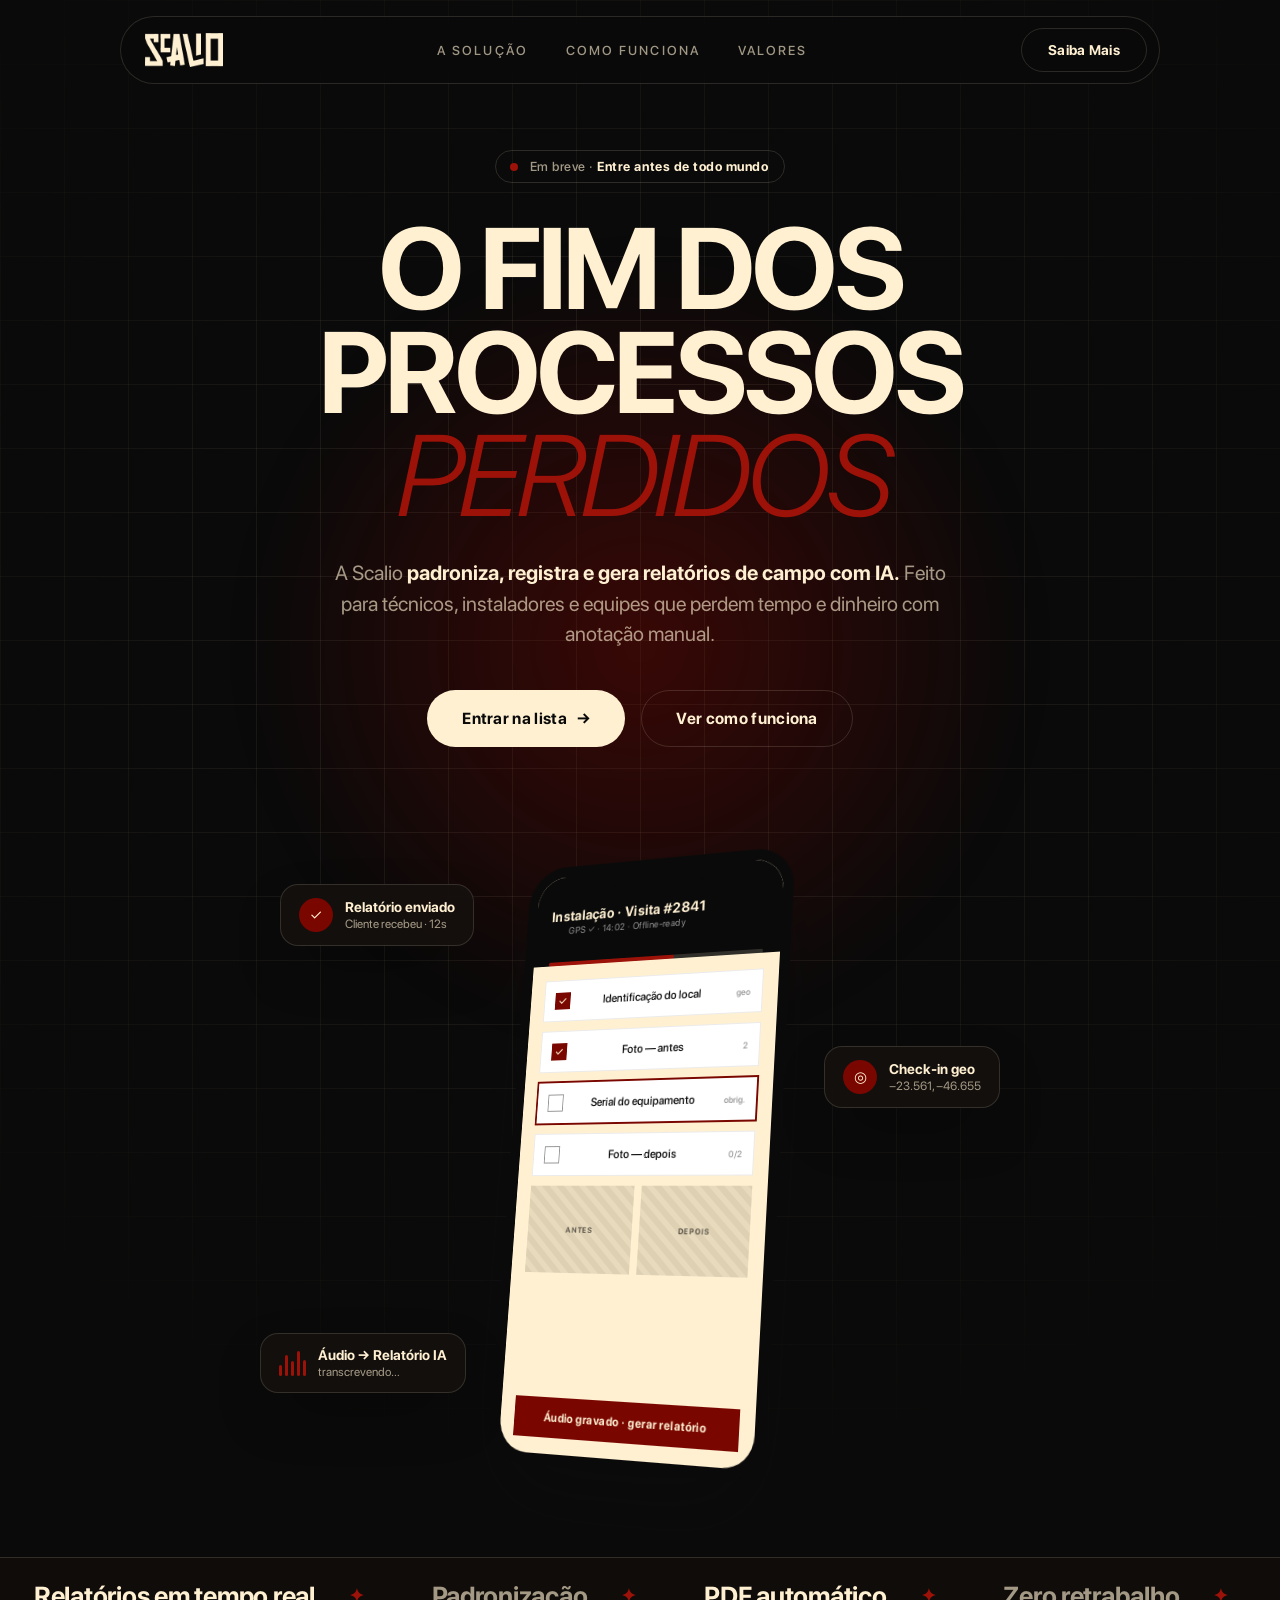
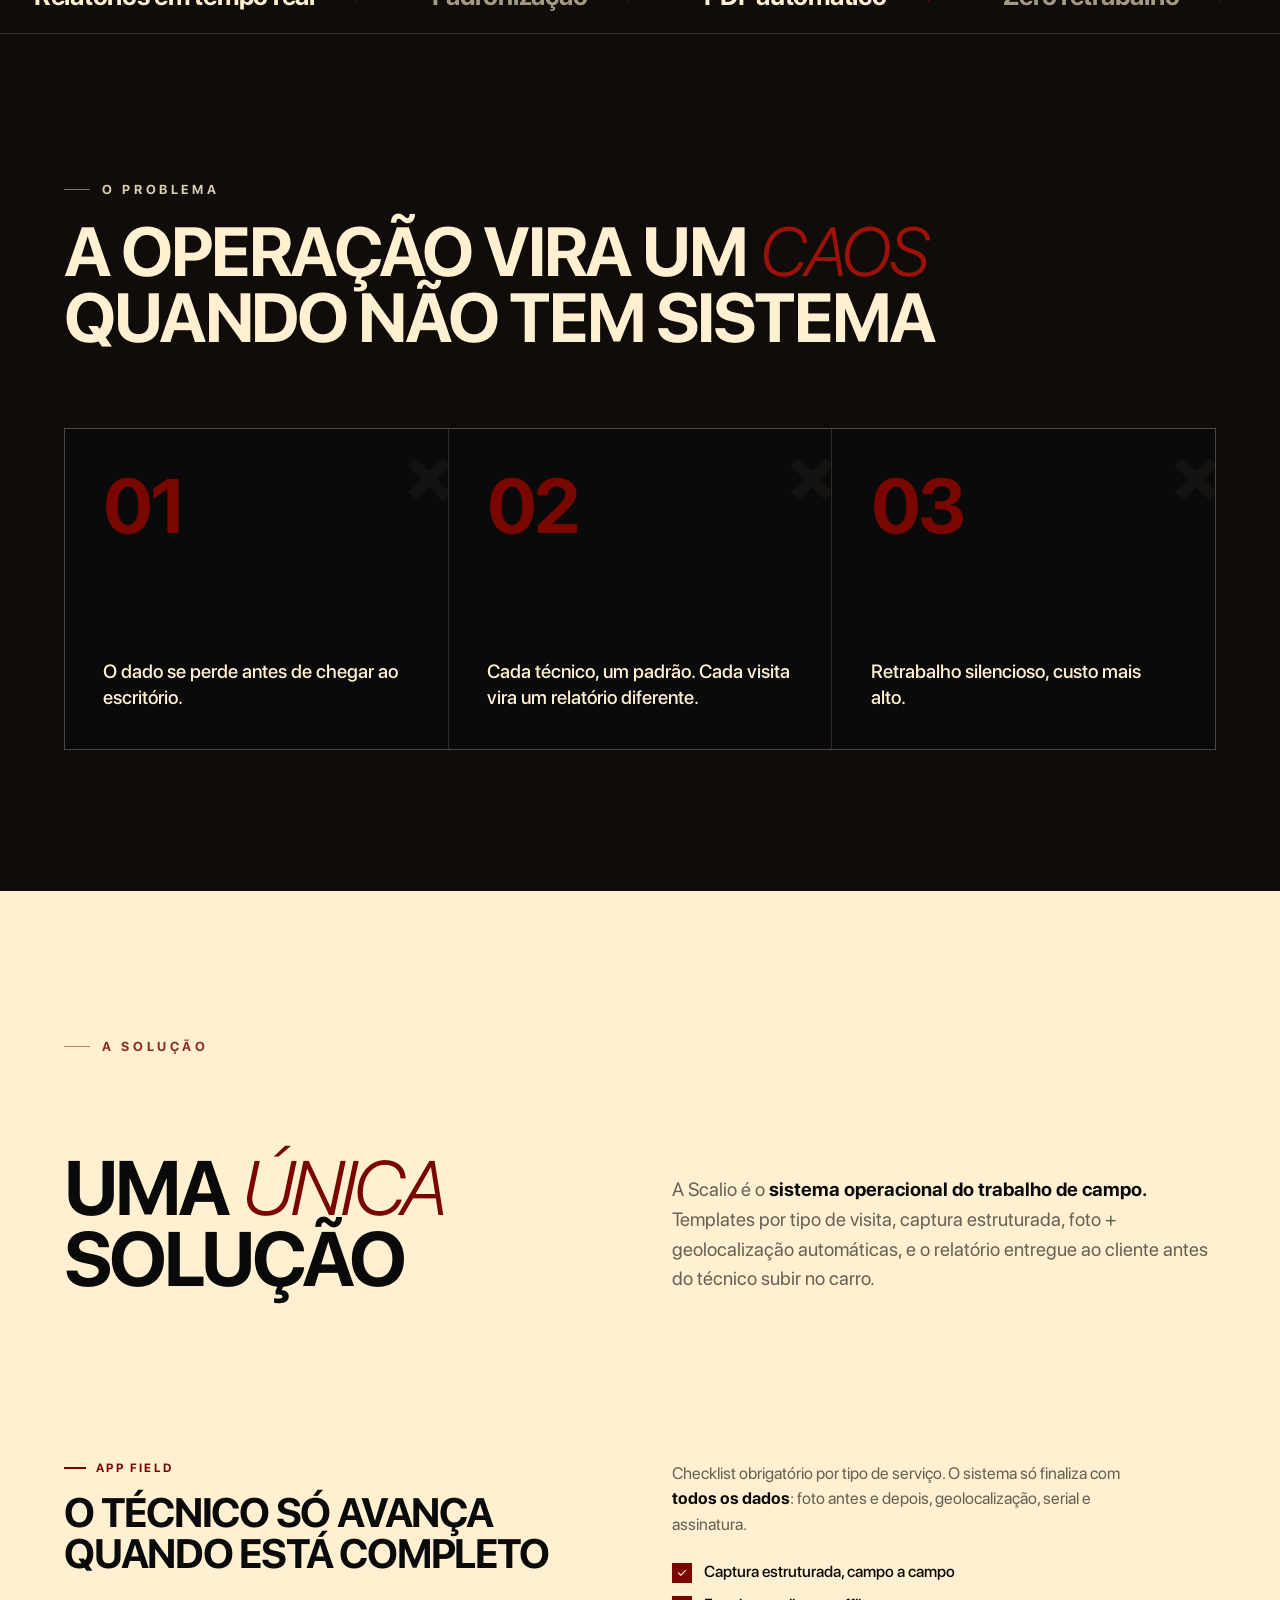
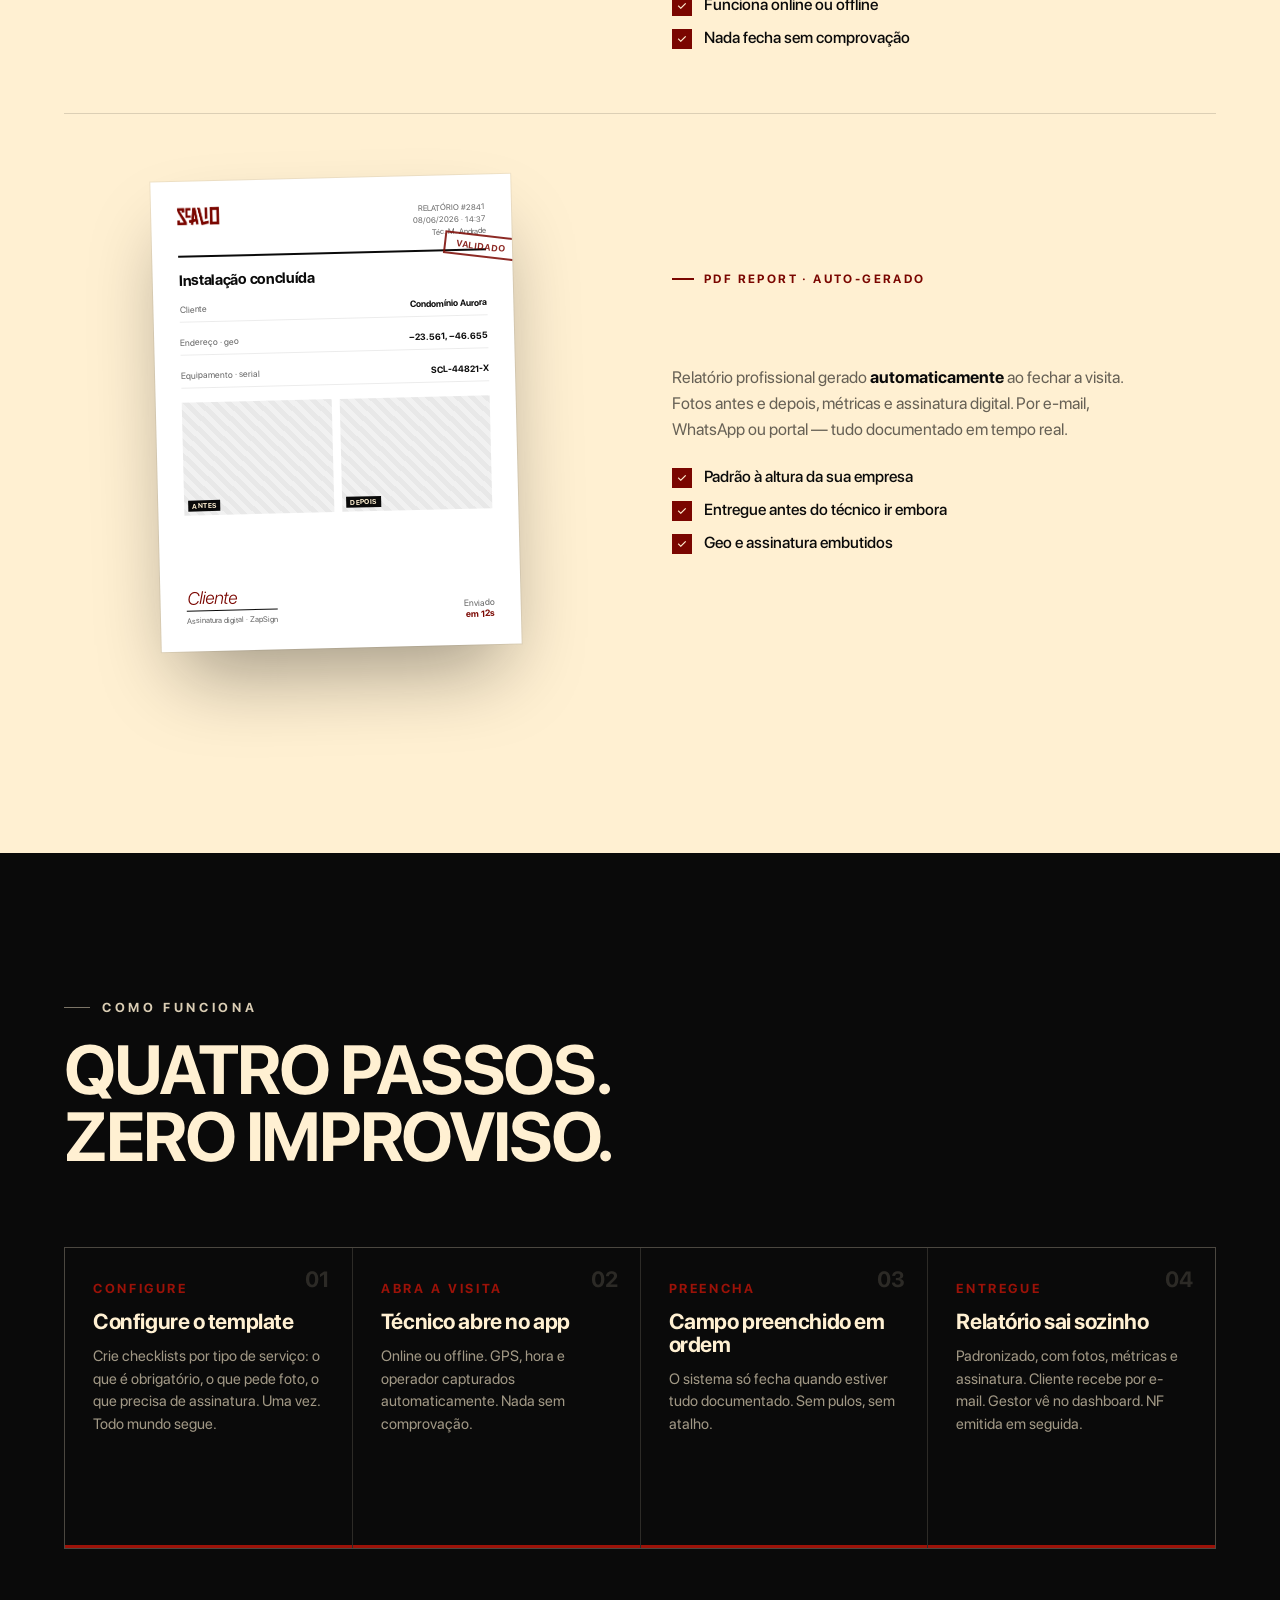
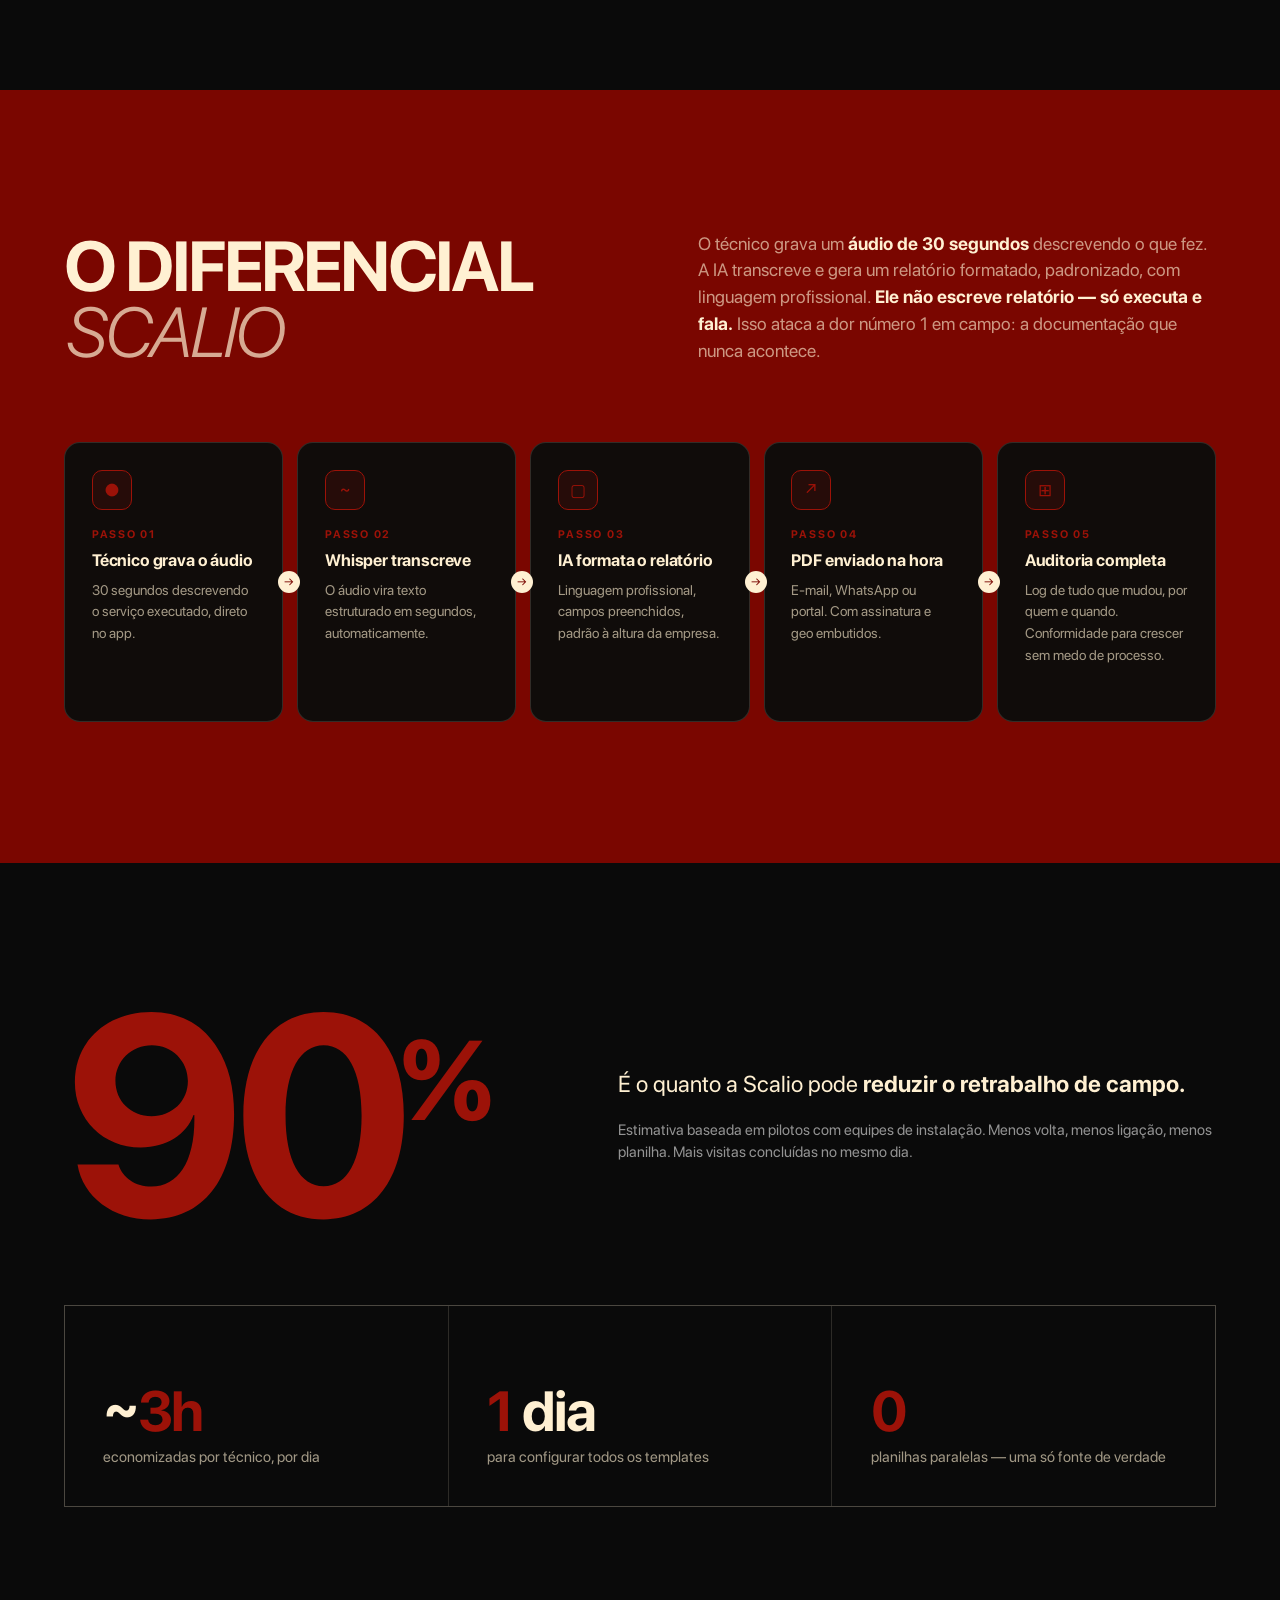
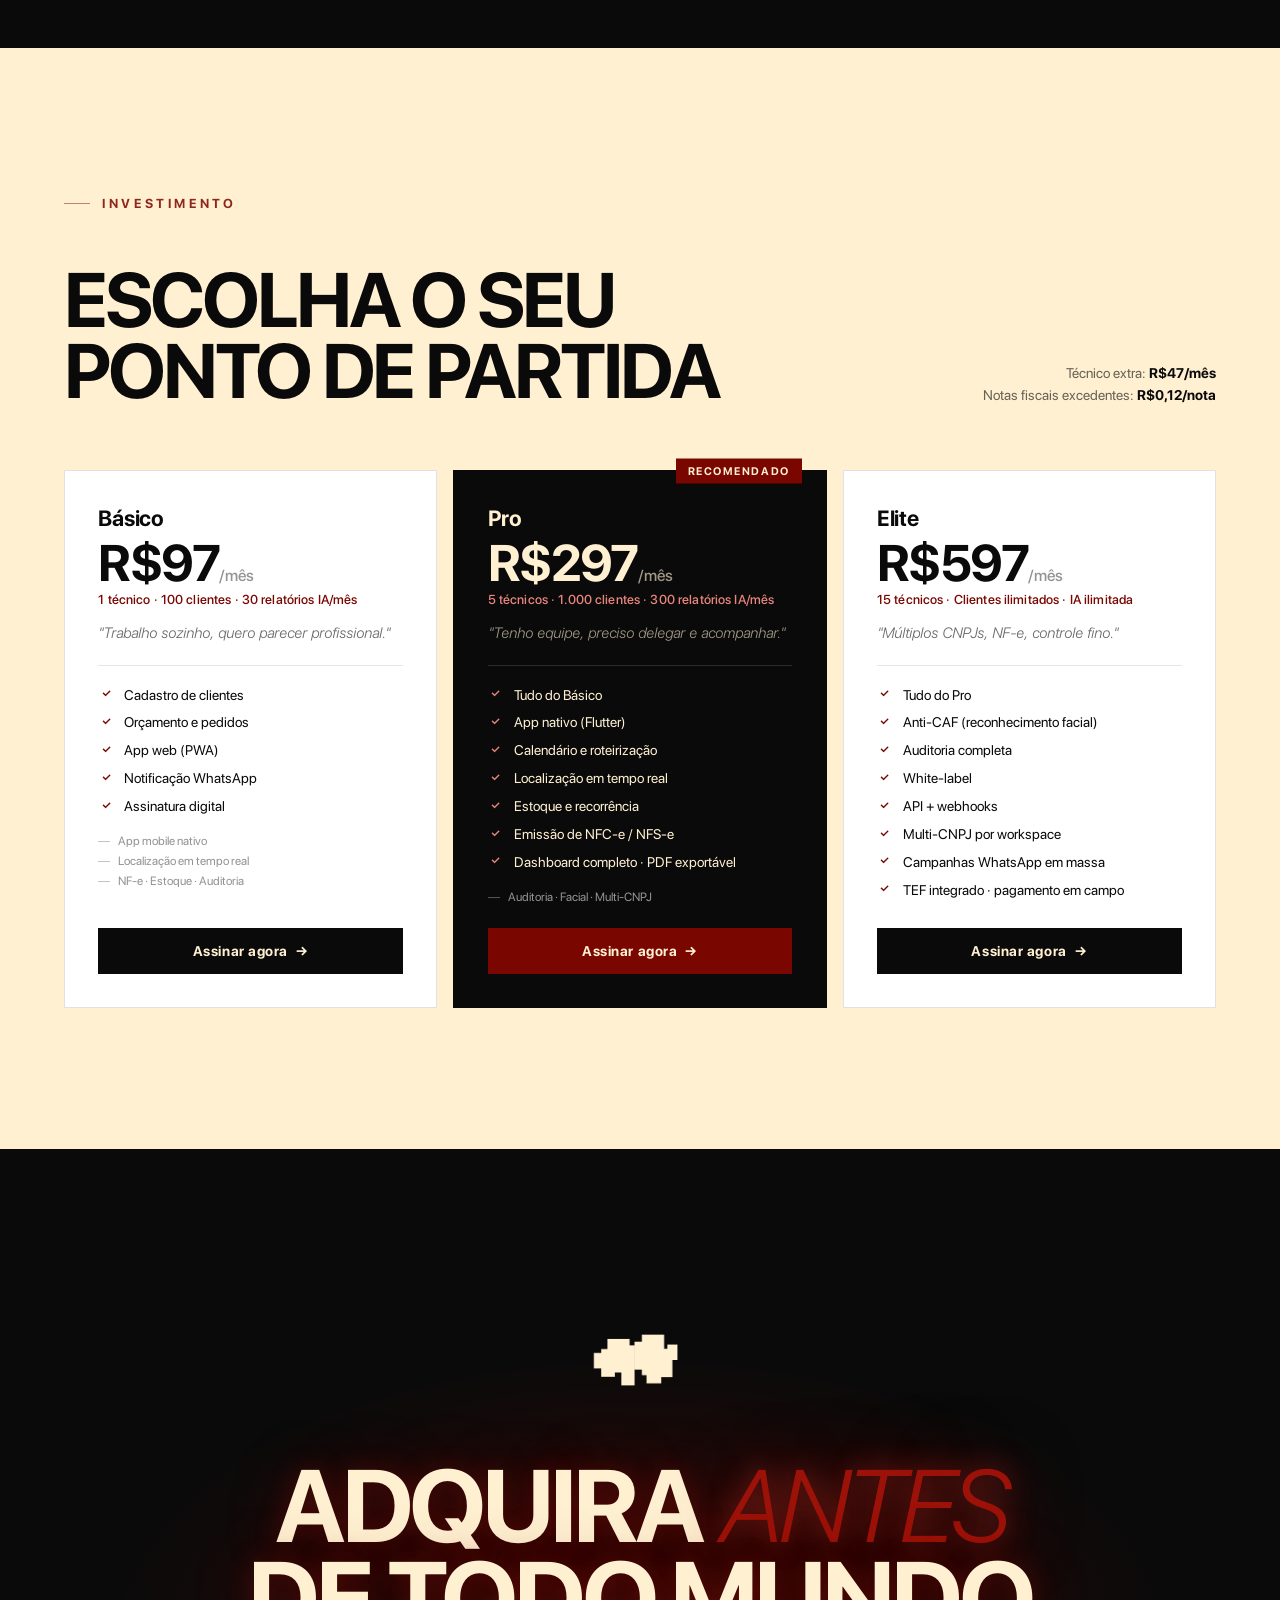
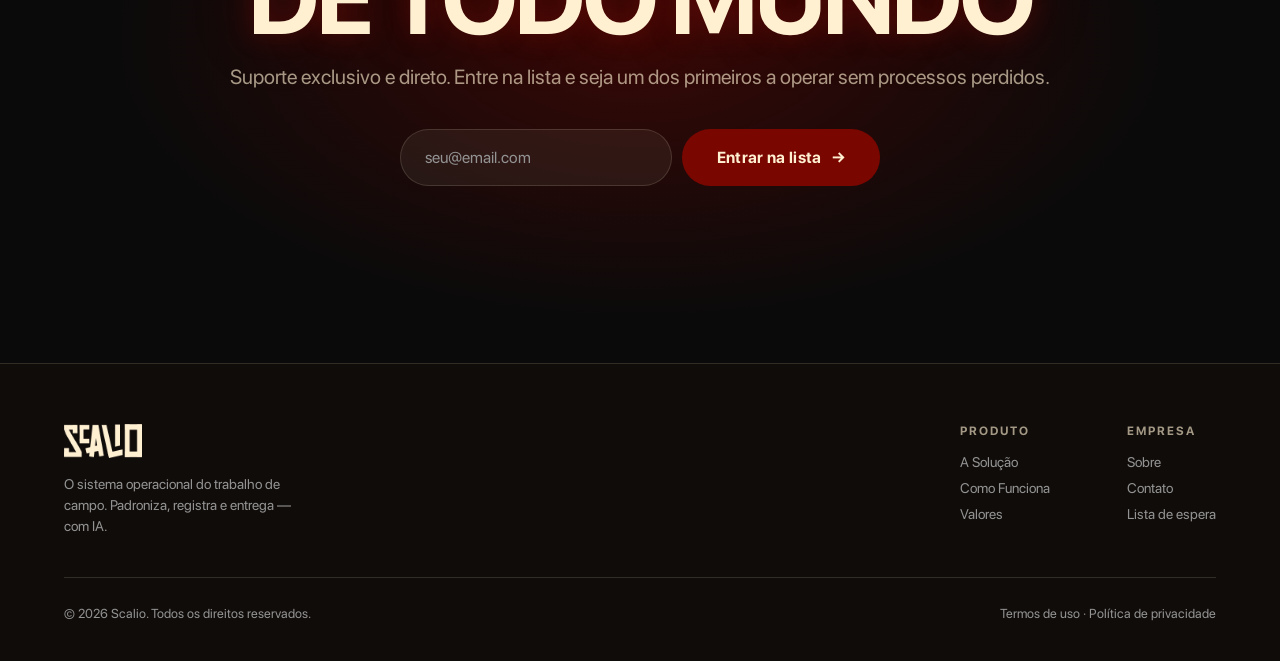
<file: index.html>
<!DOCTYPE html>
<html lang="pt-BR">
<head>
<meta charset="UTF-8" />
<meta name="viewport" content="width=device-width, initial-scale=1.0" />
<title>Scalio — O fim dos processos perdidos</title>
<meta name="description" content="A Scalio padroniza, registra e gera relatórios de campo com IA. Feito para técnicos, instaladores e equipes que perdem tempo com anotação manual." />
<link rel="icon" type="image/png" href="assets/elemento-vinho.png" />
<link rel="apple-touch-icon" href="assets/elemento-vinho.png" />
<link rel="stylesheet" href="styles.css" />
</head>
<body>

<!-- ================= NAV ================= -->
<nav class="nav" id="nav">
  <a href="#top" aria-label="Scalio"><img class="nav__logo" src="assets/logo-bege.png" alt="Scalio" /></a>
  <div class="nav__links">
    <a href="#solucao">A Solução</a>
    <a href="#passos">Como Funciona</a>
    <a href="#planos">Valores</a>
  </div>
  <div class="nav__right">
    <a class="btn btn--ghost btn--glow" href="#waitlist">Saiba Mais</a>
  </div>
</nav>

<!-- ================= HERO ================= -->
<header class="hero" id="top">
  <div class="hero__grid"></div>
  <div class="hero__glow"></div>
  <div class="wrap hero__inner">
    <div class="hero__badge reveal in">
      <span class="dot"></span>
      <span>Em breve · <b>Entre antes de todo mundo</b></span>
    </div>
    <h1 class="reveal in">O fim dos<br />processos <span class="accent">perdidos</span></h1>
    <p class="hero__sub reveal in reveal-d1">
      A Scalio <b>padroniza, registra e gera relatórios de campo com IA.</b>
      Feito para técnicos, instaladores e equipes que perdem tempo e dinheiro com anotação manual.
    </p>
    <div class="hero__cta reveal in reveal-d2">
      <a class="btn btn--solid btn--lg" href="#waitlist">Entrar na lista <span class="arrow">→</span></a>
      <a class="btn btn--ghost btn--lg" href="#solucao">Ver como funciona</a>
    </div>

    <!-- Mockup + cards flutuantes (estilo Pierre) -->
    <div class="hero__stage reveal reveal-d3">
      <div class="hero__card hero__card--1" aria-hidden="true">
        <span class="hero__card-ic">✓</span>
        <div><b>Relatório enviado</b><small>Cliente recebeu · 12s</small></div>
      </div>
      <div class="hero__card hero__card--2" aria-hidden="true">
        <span class="hero__card-ic">◎</span>
        <div><b>Check-in geo</b><small>−23.561, −46.655</small></div>
      </div>
      <div class="hero__card hero__card--3" aria-hidden="true">
        <span class="wave"><i></i><i></i><i></i><i></i><i></i></span>
        <div><b>Áudio → Relatório IA</b><small>transcrevendo…</small></div>
      </div>

      <div class="phone3d">
      <div class="phone phone--hero">
        <div class="phone__notch"></div>
        <div class="phone__screen">
          <div class="app__bar">
            <div>
              <h4>Instalação · Visita #2841</h4>
              <div class="meta">GPS ✓ · 14:02 · Offline-ready</div>
            </div>
          </div>
          <div style="padding:0 18px;background:var(--ink);">
            <div class="app__progress"><i style="width:60%"></i></div>
          </div>
          <div class="app__body">
            <div class="app__step done"><span class="box">✓</span><span class="label">Identificação do local</span><span class="tic">geo</span></div>
            <div class="app__step done"><span class="box">✓</span><span class="label">Foto — antes</span><span class="tic">2</span></div>
            <div class="app__step active"><span class="box"></span><span class="label">Serial do equipamento</span><span class="tic">obrig.</span></div>
            <div class="app__step"><span class="box"></span><span class="label">Foto — depois</span><span class="tic">0/2</span></div>
            <div class="app__photos">
              <div class="app__photo">ANTES</div>
              <div class="app__photo">DEPOIS</div>
            </div>
          </div>
          <div class="app__cta">Áudio gravado · gerar relatório</div>
        </div>
      </div>
      </div>
    </div>
  </div>
</header>

<!-- ================= TICKER ================= -->
<div class="ticker" aria-hidden="true">
  <div class="ticker__track" id="ticker">
    <span class="ticker__item">Relatórios em tempo real <span class="star">✦</span></span>
    <span class="ticker__item">Padronização <span class="star">✦</span></span>
    <span class="ticker__item">PDF automático <span class="star">✦</span></span>
    <span class="ticker__item">Zero retrabalho <span class="star">✦</span></span>
  </div>
</div>

<!-- ================= SEÇÃO 1 — CAOS ================= -->
<section class="sec chaos">
  <div class="wrap">
    <div class="sec__head reveal">
      <div class="eyebrow"><span class="tick"></span> O problema</div>
      <h2 class="sec__title">A operação vira um <em>caos</em> quando não tem sistema</h2>
    </div>
    <div class="problems">
      <article class="problem reveal">
        <div class="problem__num">01</div>
        <p class="problem__text">O dado se perde antes de chegar ao escritório.</p>
        <div class="problem__glitch">×</div>
      </article>
      <article class="problem reveal reveal-d1">
        <div class="problem__num">02</div>
        <p class="problem__text">Cada técnico, um padrão. Cada visita vira um relatório diferente.</p>
        <div class="problem__glitch">×</div>
      </article>
      <article class="problem reveal reveal-d2">
        <div class="problem__num">03</div>
        <p class="problem__text">Retrabalho silencioso, custo mais alto.</p>
        <div class="problem__glitch">×</div>
      </article>
    </div>
  </div>
</section>

<!-- ================= SEÇÃO 2 — SOLUÇÃO ================= -->
<section class="sec solution" id="solucao">
  <div class="wrap">
    <div class="sec__head reveal">
      <div class="eyebrow"><span class="tick"></span> A solução</div>
    </div>
    <div class="solution__intro">
      <h2 class="reveal">Uma <em>única</em> solução</h2>
      <p class="reveal reveal-d1">
        A Scalio é o <b>sistema operacional do trabalho de campo.</b> Templates por tipo de visita,
        captura estruturada, foto + geolocalização automáticas, e o relatório entregue ao cliente
        antes do técnico subir no carro.
      </p>
    </div>

    <!-- Feature 1 — App field (somente texto) -->
    <div class="feature feature--text">
      <div class="feature__head">
        <div class="feature__tag reveal">App field</div>
        <h3 class="reveal reveal-d1">O técnico só avança quando está completo</h3>
      </div>
      <div class="feature__body">
        <p class="reveal reveal-d2">
          Checklist obrigatório por tipo de serviço. O sistema só finaliza com <b>todos os dados</b>:
          foto antes e depois, geolocalização, serial e assinatura.
        </p>
        <ul class="feature__list reveal reveal-d3">
          <li><span class="chk">✓</span> Captura estruturada, campo a campo</li>
          <li><span class="chk">✓</span> Funciona online ou offline</li>
          <li><span class="chk">✓</span> Nada fecha sem comprovação</li>
        </ul>
      </div>
    </div>

    <!-- Feature 2 — PDF report -->
    <div class="feature">
      <div class="feature__media reveal">
        <div class="report">
          <div class="report__stamp">VALIDADO</div>
          <div class="report__head">
            <img class="logo" src="assets/logo-vinho.png" alt="Scalio" />
            <div class="id">RELATÓRIO #2841<br />08/06/2026 · 14:37<br />Téc. M. Andrade</div>
          </div>
          <div class="report__title">Instalação concluída</div>
          <div class="report__row"><span>Cliente</span><b>Condomínio Aurora</b></div>
          <div class="report__row"><span>Endereço · geo</span><b>−23.561, −46.655</b></div>
          <div class="report__row"><span>Equipamento · serial</span><b>SCL-44821-X</b></div>
          <div class="report__imgs">
            <div class="report__img"><span>ANTES</span></div>
            <div class="report__img"><span>DEPOIS</span></div>
          </div>
          <div class="report__sign">
            <div>
              <div class="sig">Cliente</div>
              <div style="font-size:8px;color:var(--ink-dim);margin-top:4px;">Assinatura digital · ZapSign</div>
            </div>
            <div style="font-size:9px;color:var(--ink-dim);text-align:right;">Enviado<br /><b style="color:var(--wine)">em 12s</b></div>
          </div>
        </div>
      </div>
      <div class="feature__body">
        <div class="feature__tag reveal">PDF report · auto-gerado</div>
        <h3 class="reveal reveal-d1">O cliente recebe na hora</h3>
        <p class="reveal reveal-d2">
          Relatório profissional gerado <b>automaticamente</b> ao fechar a visita. Fotos antes e depois,
          métricas e assinatura digital. Por e-mail, WhatsApp ou portal — tudo documentado em tempo real.
        </p>
        <ul class="feature__list reveal reveal-d3">
          <li><span class="chk">✓</span> Padrão à altura da sua empresa</li>
          <li><span class="chk">✓</span> Entregue antes do técnico ir embora</li>
          <li><span class="chk">✓</span> Geo e assinatura embutidos</li>
        </ul>
      </div>
    </div>
  </div>
</section>

<!-- ================= SEÇÃO 3 — 4 PASSOS ================= -->
<section class="sec steps" id="passos">
  <div class="wrap">
    <div class="sec__head reveal">
      <div class="eyebrow"><span class="tick"></span> Como funciona</div>
      <h2 class="sec__title">Quatro passos.<br />Zero improviso.</h2>
    </div>
    <div class="steps__grid">
      <article class="step reveal">
        <div class="step__bignum">01</div>
        <div class="step__n">CONFIGURE</div>
        <h3>Configure o template</h3>
        <p>Crie checklists por tipo de serviço: o que é obrigatório, o que pede foto, o que precisa de assinatura. Uma vez. Todo mundo segue.</p>
        <span class="step__bar"></span>
      </article>
      <article class="step reveal reveal-d1">
        <div class="step__bignum">02</div>
        <div class="step__n">ABRA A VISITA</div>
        <h3>Técnico abre no app</h3>
        <p>Online ou offline. GPS, hora e operador capturados automaticamente. Nada sem comprovação.</p>
        <span class="step__bar"></span>
      </article>
      <article class="step reveal reveal-d2">
        <div class="step__bignum">03</div>
        <div class="step__n">PREENCHA</div>
        <h3>Campo preenchido em ordem</h3>
        <p>O sistema só fecha quando estiver tudo documentado. Sem pulos, sem atalho.</p>
        <span class="step__bar"></span>
      </article>
      <article class="step reveal reveal-d3">
        <div class="step__bignum">04</div>
        <div class="step__n">ENTREGUE</div>
        <h3>Relatório sai sozinho</h3>
        <p>Padronizado, com fotos, métricas e assinatura. Cliente recebe por e-mail. Gestor vê no dashboard. NF emitida em seguida.</p>
        <span class="step__bar"></span>
      </article>
    </div>
  </div>
</section>

<!-- ================= SEÇÃO 4 — DIFERENCIAL IA ================= -->
<section class="sec diff">
  <div class="wrap">
    <div class="diff__head">
      <h2 class="reveal">O diferencial <em>Scalio</em></h2>
      <p class="reveal reveal-d1">
        O técnico grava um <b>áudio de 30 segundos</b> descrevendo o que fez. A IA transcreve e gera um
        relatório formatado, padronizado, com linguagem profissional. <b>Ele não escreve relatório — só executa e fala.</b>
        Isso ataca a dor número 1 em campo: a documentação que nunca acontece.
      </p>
    </div>
    <div class="flow">
      <article class="flow__node reveal">
        <div class="flow__icon">●</div>
        <div class="flow__step">PASSO 01</div>
        <h4>Técnico grava o áudio</h4>
        <p>30 segundos descrevendo o serviço executado, direto no app.</p>
        <div class="flow__arrow">→</div>
      </article>
      <article class="flow__node reveal reveal-d1">
        <div class="flow__icon">~</div>
        <div class="flow__step">PASSO 02</div>
        <h4>Whisper transcreve</h4>
        <p>O áudio vira texto estruturado em segundos, automaticamente.</p>
        <div class="flow__arrow">→</div>
      </article>
      <article class="flow__node reveal reveal-d2">
        <div class="flow__icon">▢</div>
        <div class="flow__step">PASSO 03</div>
        <h4>IA formata o relatório</h4>
        <p>Linguagem profissional, campos preenchidos, padrão à altura da empresa.</p>
        <div class="flow__arrow">→</div>
      </article>
      <article class="flow__node reveal reveal-d3">
        <div class="flow__icon">↗</div>
        <div class="flow__step">PASSO 04</div>
        <h4>PDF enviado na hora</h4>
        <p>E-mail, WhatsApp ou portal. Com assinatura e geo embutidos.</p>
        <div class="flow__arrow">→</div>
      </article>
      <article class="flow__node reveal reveal-d4">
        <div class="flow__icon">⊞</div>
        <div class="flow__step">PASSO 05</div>
        <h4>Auditoria completa</h4>
        <p>Log de tudo que mudou, por quem e quando. Conformidade para crescer sem medo de processo.</p>
        <div class="flow__arrow">→</div>
      </article>
    </div>
  </div>
</section>

<!-- ================= SEÇÃO 5 — STATS ================= -->
<section class="sec stats">
  <div class="wrap">
    <div class="stats__hero">
      <div class="stats__big reveal" data-count="90" data-suffix="%">0<span>%</span></div>
      <div class="reveal reveal-d1">
        <p>É o quanto a Scalio pode <b>reduzir o retrabalho de campo.</b></p>
        <p class="small">Estimativa baseada em pilotos com equipes de instalação. Menos volta, menos ligação, menos planilha. Mais visitas concluídas no mesmo dia.</p>
      </div>
    </div>
    <div class="stats__grid">
      <div class="stat reveal">
        <div class="stat__v">~<em>3h</em></div>
        <div class="stat__l">economizadas por técnico, por dia</div>
      </div>
      <div class="stat reveal reveal-d1">
        <div class="stat__v"><em>1</em> dia</div>
        <div class="stat__l">para configurar todos os templates</div>
      </div>
      <div class="stat reveal reveal-d2">
        <div class="stat__v"><em>0</em></div>
        <div class="stat__l">planilhas paralelas — uma só fonte de verdade</div>
      </div>
    </div>
  </div>
</section>

<!-- ================= SEÇÃO 6 — PLANOS ================= -->
<section class="sec pricing" id="planos">
  <div class="wrap">
    <div class="sec__head reveal" style="margin-bottom:32px;">
      <div class="eyebrow"><span class="tick"></span> Investimento</div>
    </div>
    <div class="pricing__top">
      <h2 class="reveal">Escolha o seu<br />ponto de partida</h2>
      <div class="pricing__addon reveal reveal-d1">
        Técnico extra: <b>R$47/mês</b><br />
        Notas fiscais excedentes: <b>R$0,12/nota</b>
      </div>
    </div>

    <div class="plans">
      <!-- Básico -->
      <article class="plan reveal">
        <div class="plan__name">Básico</div>
        <div class="plan__price">R$97<span>/mês</span></div>
        <div class="plan__limits">1 técnico · 100 clientes · 30 relatórios IA/mês</div>
        <p class="plan__quote">"Trabalho sozinho, quero parecer profissional."</p>
        <ul class="plan__feats">
          <li><span class="ic">✓</span> Cadastro de clientes</li>
          <li><span class="ic">✓</span> Orçamento e pedidos</li>
          <li><span class="ic">✓</span> App web (PWA)</li>
          <li><span class="ic">✓</span> Notificação WhatsApp</li>
          <li><span class="ic">✓</span> Assinatura digital</li>
        </ul>
        <ul class="plan__nots">
          <li><span class="ic">—</span> App mobile nativo</li>
          <li><span class="ic">—</span> Localização em tempo real</li>
          <li><span class="ic">—</span> NF-e · Estoque · Auditoria</li>
        </ul>
        <button class="plan__btn" data-plan="basico" data-price="R$97">Assinar agora <span class="arrow">→</span></button>
      </article>

      <!-- Pro -->
      <article class="plan plan--feat reveal reveal-d1">
        <div class="plan__badge">Recomendado</div>
        <div class="plan__name">Pro</div>
        <div class="plan__price">R$297<span>/mês</span></div>
        <div class="plan__limits">5 técnicos · 1.000 clientes · 300 relatórios IA/mês</div>
        <p class="plan__quote">"Tenho equipe, preciso delegar e acompanhar."</p>
        <ul class="plan__feats">
          <li><span class="ic">✓</span> Tudo do Básico</li>
          <li><span class="ic">✓</span> App nativo (Flutter)</li>
          <li><span class="ic">✓</span> Calendário e roteirização</li>
          <li><span class="ic">✓</span> Localização em tempo real</li>
          <li><span class="ic">✓</span> Estoque e recorrência</li>
          <li><span class="ic">✓</span> Emissão de NFC-e / NFS-e</li>
          <li><span class="ic">✓</span> Dashboard completo · PDF exportável</li>
        </ul>
        <ul class="plan__nots">
          <li><span class="ic">—</span> Auditoria · Facial · Multi-CNPJ</li>
        </ul>
        <button class="plan__btn" data-plan="pro" data-price="R$297">Assinar agora <span class="arrow">→</span></button>
      </article>

      <!-- Elite -->
      <article class="plan reveal reveal-d2">
        <div class="plan__name">Elite</div>
        <div class="plan__price">R$597<span>/mês</span></div>
        <div class="plan__limits">15 técnicos · Clientes ilimitados · IA ilimitada</div>
        <p class="plan__quote">"Múltiplos CNPJs, NF-e, controle fino."</p>
        <ul class="plan__feats">
          <li><span class="ic">✓</span> Tudo do Pro</li>
          <li><span class="ic">✓</span> Anti-CAF (reconhecimento facial)</li>
          <li><span class="ic">✓</span> Auditoria completa</li>
          <li><span class="ic">✓</span> White-label</li>
          <li><span class="ic">✓</span> API + webhooks</li>
          <li><span class="ic">✓</span> Multi-CNPJ por workspace</li>
          <li><span class="ic">✓</span> Campanhas WhatsApp em massa</li>
          <li><span class="ic">✓</span> TEF integrado · pagamento em campo</li>
        </ul>
        <button class="plan__btn" data-plan="elite" data-price="R$597">Assinar agora <span class="arrow">→</span></button>
      </article>
    </div>
  </div>
</section>

<!-- ================= SEÇÃO 7 — FINAL CTA ================= -->
<section class="sec final" id="waitlist">
  <div class="final__glow"></div>
  <div class="wrap">
    <img class="final__elem" src="assets/elemento-bege.png" alt="" aria-hidden="true" />
    <div class="final__inner">
      <h2 class="reveal">Adquira <em>antes</em><br />de todo mundo</h2>
      <p class="reveal reveal-d1">Suporte exclusivo e direto. Entre na lista e seja um dos primeiros a operar sem processos perdidos.</p>
      <form class="waitlist reveal reveal-d2" id="waitlistForm" novalidate>
        <input type="email" id="email" placeholder="seu@email.com" aria-label="Seu e-mail" />
        <button class="btn btn--wine btn--lg btn--glow" type="submit">Entrar na lista <span class="arrow">→</span></button>
      </form>
      <div class="waitlist__msg reveal reveal-d2" id="waitlistMsg"></div>
    </div>
  </div>
</section>

<!-- ================= FOOTER ================= -->
<footer class="footer">
  <div class="wrap">
    <div class="footer__top">
      <div>
        <img class="footer__logo" src="assets/logo-bege.png" alt="Scalio" />
        <p>O sistema operacional do trabalho de campo. Padroniza, registra e entrega — com IA.</p>
      </div>
      <div class="footer__cols">
        <div class="footer__col">
          <h5>Produto</h5>
          <a href="#solucao">A Solução</a>
          <a href="#passos">Como Funciona</a>
          <a href="#planos">Valores</a>
        </div>
        <div class="footer__col">
          <h5>Empresa</h5>
          <a href="#top">Sobre</a>
          <a href="#waitlist">Contato</a>
          <a href="#waitlist">Lista de espera</a>
        </div>
      </div>
    </div>
    <div class="footer__bottom">
      <span>© 2026 Scalio. Todos os direitos reservados.</span>
      <span>Termos de uso · Política de privacidade</span>
    </div>
  </div>
</footer>

<!-- ================= MODAL — CHECKOUT ================= -->
<div class="checkout-overlay" id="checkoutOverlay" hidden>
  <div class="checkout-modal" role="dialog" aria-modal="true" aria-labelledby="checkoutTitle">
    <button class="checkout-close" id="checkoutClose" type="button" aria-label="Fechar">×</button>

    <h3 id="checkoutTitle">Assinar <span id="checkoutPlanName">Básico</span></h3>
    <p class="checkout-sub">7 dias grátis, sem cobrança agora. Depois, <span id="checkoutPlanPrice">R$97</span>/mês. Cancele quando quiser.</p>

    <form id="checkoutForm" novalidate>
      <div class="checkout-grid">
        <label>Nome completo
          <input type="text" id="ckName" required autocomplete="name" />
        </label>
        <label>Empresa
          <input type="text" id="ckCompany" required autocomplete="organization" />
        </label>
      </div>
      <div class="checkout-grid">
        <label>E-mail
          <input type="email" id="ckEmail" required autocomplete="email" />
        </label>
        <label>Telefone
          <input type="tel" id="ckPhone" required autocomplete="tel" placeholder="(11) 91234-5678" />
        </label>
      </div>
      <div class="checkout-grid">
        <label>CPF ou CNPJ
          <input type="text" id="ckDocument" required inputmode="numeric" />
        </label>
        <label>CEP
          <input type="text" id="ckPostalCode" required inputmode="numeric" placeholder="00000-000" />
        </label>
      </div>
      <label>Número do endereço
        <input type="text" id="ckAddressNumber" required inputmode="numeric" />
      </label>

      <hr class="checkout-divider" />

      <label>Nome impresso no cartão
        <input type="text" id="ckCardHolder" required autocomplete="cc-name" />
      </label>
      <div class="checkout-grid">
        <label>Número do cartão
          <input type="text" id="ckCardNumber" required inputmode="numeric" autocomplete="cc-number" placeholder="0000 0000 0000 0000" />
        </label>
        <label>CVV
          <input type="text" id="ckCardCcv" required inputmode="numeric" autocomplete="cc-csc" maxlength="4" placeholder="000" />
        </label>
      </div>
      <div class="checkout-grid">
        <label>Mês de validade
          <input type="text" id="ckCardMonth" required inputmode="numeric" autocomplete="cc-exp-month" placeholder="MM" maxlength="2" />
        </label>
        <label>Ano de validade
          <input type="text" id="ckCardYear" required inputmode="numeric" autocomplete="cc-exp-year" placeholder="AAAA" maxlength="4" />
        </label>
      </div>

      <div class="checkout-msg" id="checkoutMsg"></div>

      <button class="btn btn--wine btn--lg btn--glow checkout-submit" type="submit" id="checkoutSubmit">
        Começar teste de 7 dias <span class="arrow">→</span>
      </button>
    </form>
  </div>
</div>

<script>
  /* ---- Nav scroll state ---- */
  const nav = document.getElementById('nav');
  const onScroll = () => nav.classList.toggle('scrolled', window.scrollY > 24);
  onScroll();
  window.addEventListener('scroll', onScroll, { passive: true });

  /* ---- Ticker: repeat until it overflows the viewport, then duplicate
         the whole set so the -50% loop is seamless (no empty gap) ---- */
  const ticker = document.getElementById('ticker');
  const tickerBase = ticker.innerHTML;
  while (ticker.scrollWidth < window.innerWidth * 2) {
    ticker.innerHTML += tickerBase;
  }
  ticker.innerHTML += ticker.innerHTML;
  /* keep a constant scroll speed regardless of content length */
  const TICKER_SPEED = 70; // px per second
  ticker.style.animationDuration = (ticker.scrollWidth / 2 / TICKER_SPEED) + 's';

  /* ---- Reveal on scroll ---- */
  const io = new IntersectionObserver((entries) => {
    entries.forEach((e) => {
      if (e.isIntersecting) {
        e.target.classList.add('in');
        io.unobserve(e.target);
        if (e.target.dataset.count) animateCount(e.target);
        if (e.target.classList.contains('step')) {
          e.target.querySelector('.step__bar').style.width = '100%';
        }
      }
    });
  }, { threshold: 0.18, rootMargin: '0px 0px -8% 0px' });
  document.querySelectorAll('.reveal').forEach((el) => io.observe(el));

  /* ---- Count up ---- */
  function animateCount(el) {
    const target = parseFloat(el.dataset.count);
    const suffix = el.dataset.suffix || '';
    const dur = 1400; const start = performance.now();
    function tick(now) {
      const p = Math.min((now - start) / dur, 1);
      const eased = 1 - Math.pow(1 - p, 3);
      const val = Math.round(eased * target);
      el.innerHTML = val + '<span>' + suffix + '</span>';
      if (p < 1) requestAnimationFrame(tick);
    }
    requestAnimationFrame(tick);
  }

  /* ---- Waitlist validation ---- */
  const form = document.getElementById('waitlistForm');
  const email = document.getElementById('email');
  const msg = document.getElementById('waitlistMsg');
  form.addEventListener('submit', (ev) => {
    ev.preventDefault();
    const v = email.value.trim();
    const valid = /^[^\s@]+@[^\s@]+\.[^\s@]+$/.test(v);
    msg.className = 'waitlist__msg';
    if (!valid) {
      email.classList.add('err');
      msg.classList.add('bad');
      msg.textContent = 'Digite um e-mail válido para entrar na lista.';
      return;
    }
    email.classList.remove('err');
    msg.classList.add('ok');
    msg.textContent = '✓ Você está na lista. Em breve entramos em contato — antes de todo mundo.';
    email.value = '';
    email.disabled = true;
    form.querySelector('button').textContent = 'Confirmado ✓';
  });

  /* ---- Checkout (Asaas via Scalio-Backend) ---- */
  const CHECKOUT_API_BASE = 'https://api.scalio.solutions/api/v1';

  const PLAN_LABEL = { basico: 'Básico', pro: 'Pro', elite: 'Elite' };

  const ckOverlay = document.getElementById('checkoutOverlay');
  const ckForm = document.getElementById('checkoutForm');
  const ckMsg = document.getElementById('checkoutMsg');
  const ckSubmit = document.getElementById('checkoutSubmit');
  const ckPlanName = document.getElementById('checkoutPlanName');
  const ckPlanPrice = document.getElementById('checkoutPlanPrice');
  let selectedPlan = null;

  /* ---- Máscaras dos campos ---- */
  function onlyDigits(v) { return v.replace(/\D/g, ''); }

  function maskDocument(v) {
    const d = onlyDigits(v).slice(0, 14);
    if (d.length <= 11) {
      // CPF: 000.000.000-00
      return d
        .replace(/(\d{3})(\d)/, '$1.$2')
        .replace(/(\d{3})(\d)/, '$1.$2')
        .replace(/(\d{3})(\d{1,2})$/, '$1-$2');
    }
    // CNPJ: 00.000.000/0000-00
    return d
      .replace(/(\d{2})(\d)/, '$1.$2')
      .replace(/(\d{3})(\d)/, '$1.$2')
      .replace(/(\d{3})(\d)/, '$1/$2')
      .replace(/(\d{4})(\d{1,2})$/, '$1-$2');
  }

  function maskPhone(v) {
    const d = onlyDigits(v).slice(0, 11);
    if (d.length <= 10) {
      return d
        .replace(/(\d{2})(\d)/, '($1) $2')
        .replace(/(\d{4})(\d{1,4})$/, '$1-$2');
    }
    return d
      .replace(/(\d{2})(\d)/, '($1) $2')
      .replace(/(\d{5})(\d{1,4})$/, '$1-$2');
  }

  function maskPostalCode(v) {
    return onlyDigits(v).slice(0, 8).replace(/(\d{5})(\d{1,3})$/, '$1-$2');
  }

  function maskCardNumber(v) {
    return onlyDigits(v).slice(0, 19).replace(/(\d{4})(?=\d)/g, '$1 ');
  }

  function bindMask(id, maskFn) {
    const el = document.getElementById(id);
    el.addEventListener('input', () => { el.value = maskFn(el.value); });
  }

  bindMask('ckDocument', maskDocument);
  bindMask('ckPhone', maskPhone);
  bindMask('ckPostalCode', maskPostalCode);
  bindMask('ckCardNumber', maskCardNumber);
  document.getElementById('ckCardMonth').addEventListener('input', (e) => { e.target.value = onlyDigits(e.target.value).slice(0, 2); });
  document.getElementById('ckCardYear').addEventListener('input', (e) => { e.target.value = onlyDigits(e.target.value).slice(0, 4); });
  document.getElementById('ckCardCcv').addEventListener('input', (e) => { e.target.value = onlyDigits(e.target.value).slice(0, 4); });

  /* ---- Formata erro da API (string custom OU lista de erros de validação do FastAPI) ---- */
  const CK_FIELD_LABEL = {
    plan: 'Plano', companyName: 'Empresa', name: 'Nome', email: 'E-mail', phone: 'Telefone',
    document: 'CPF/CNPJ', postalCode: 'CEP', addressNumber: 'Número do endereço',
    cardHolderName: 'Nome no cartão', cardNumber: 'Número do cartão',
    cardExpiryMonth: 'Mês de validade', cardExpiryYear: 'Ano de validade', cardCcv: 'CVV',
  };

  function formatApiError(detail) {
    if (!detail) return 'Não foi possível processar sua assinatura.';
    if (typeof detail === 'string') return detail;
    if (Array.isArray(detail)) {
      return detail
        .map((e) => {
          const field = Array.isArray(e.loc) ? e.loc[e.loc.length - 1] : null;
          const label = CK_FIELD_LABEL[field] || field || 'Campo';
          return `${label}: ${e.msg || 'inválido'}`;
        })
        .join(' · ');
    }
    return 'Não foi possível processar sua assinatura.';
  }

  function openCheckout(plan, price) {
    selectedPlan = plan;
    ckPlanName.textContent = PLAN_LABEL[plan] || plan;
    ckPlanPrice.textContent = price;
    ckMsg.className = 'checkout-msg';
    ckMsg.textContent = '';
    ckForm.reset();
    ckOverlay.hidden = false;
    document.body.style.overflow = 'hidden';
  }

  function closeCheckout() {
    ckOverlay.hidden = true;
    document.body.style.overflow = '';
  }

  document.querySelectorAll('.plan__btn').forEach((b) => {
    b.addEventListener('click', () => openCheckout(b.dataset.plan, b.dataset.price));
  });

  document.getElementById('checkoutClose').addEventListener('click', closeCheckout);
  ckOverlay.addEventListener('click', (ev) => { if (ev.target === ckOverlay) closeCheckout(); });
  document.addEventListener('keydown', (ev) => {
    if (ev.key === 'Escape' && !ckOverlay.hidden) closeCheckout();
  });

  ckForm.addEventListener('submit', async (ev) => {
    ev.preventDefault();
    ckMsg.className = 'checkout-msg';
    ckMsg.textContent = '';

    const payload = {
      plan: selectedPlan,
      companyName: document.getElementById('ckCompany').value.trim(),
      name: document.getElementById('ckName').value.trim(),
      email: document.getElementById('ckEmail').value.trim(),
      phone: onlyDigits(document.getElementById('ckPhone').value),
      document: onlyDigits(document.getElementById('ckDocument').value),
      postalCode: onlyDigits(document.getElementById('ckPostalCode').value),
      addressNumber: document.getElementById('ckAddressNumber').value.trim(),
      cardHolderName: document.getElementById('ckCardHolder').value.trim(),
      cardNumber: onlyDigits(document.getElementById('ckCardNumber').value),
      cardExpiryMonth: document.getElementById('ckCardMonth').value.trim(),
      cardExpiryYear: document.getElementById('ckCardYear').value.trim(),
      cardCcv: document.getElementById('ckCardCcv').value.trim(),
    };

    ckSubmit.disabled = true;
    ckSubmit.textContent = 'Processando...';

    try {
      let resp;
      try {
        resp = await fetch(`${CHECKOUT_API_BASE}/checkout`, {
          method: 'POST',
          headers: { 'Content-Type': 'application/json' },
          body: JSON.stringify(payload),
        });
      } catch {
        throw new Error('Não foi possível conectar. Verifique sua internet e tente novamente.');
      }
      const data = await resp.json().catch(() => ({}));
      if (!resp.ok) {
        throw new Error(formatApiError(data.detail));
      }
      ckMsg.classList.add('ok');
      ckMsg.textContent = '✓ Conta criada! Verifique seu e-mail para definir a senha e acessar o Scalio.';
      ckSubmit.textContent = 'Conta criada ✓';
    } catch (err) {
      ckMsg.classList.add('bad');
      ckMsg.textContent = err.message || 'Erro ao processar. Tente novamente.';
      ckSubmit.disabled = false;
      ckSubmit.innerHTML = 'Começar teste de 7 dias <span class="arrow">→</span>';
    }
  });
</script>
</body>
</html>
</file>
<file: styles.css>
/* ============================================================
   SCALIO — Landing Page
   Sistema visual: industrial / brutalista equilibrado
   ============================================================ */

@font-face {
  font-family: "SF Pro Display";
  src: url("assets/fonts/SFProDisplay-Regular.otf") format("opentype");
  font-weight: 400; font-style: normal; font-display: swap;
}
@font-face {
  font-family: "SF Pro Display";
  src: url("assets/fonts/SFProDisplay-Medium.otf") format("opentype");
  font-weight: 500; font-style: normal; font-display: swap;
}
@font-face {
  font-family: "SF Pro Display";
  src: url("assets/fonts/SFProDisplay-Bold.otf") format("opentype");
  font-weight: 700; font-style: normal; font-display: swap;
}
@font-face {
  font-family: "SF Pro Display";
  src: url("assets/fonts/SFProDisplay-LightItalic.otf") format("opentype");
  font-weight: 300; font-style: italic; font-display: swap;
}

:root {
  /* Marca */
  --wine:        #7A0600;
  --wine-bright: #9c1208;
  --cream:       #FFF0D2;
  --ink:         #0A0A0A;
  --ink-warm:    #100c0a;
  --gray:        #939393;

  /* Derivados */
  --cream-dim:   #e9dcc0;
  --cream-faint: rgba(255, 240, 210, 0.62);
  --cream-ghost: rgba(255, 240, 210, 0.14);
  --line-dark:   rgba(255, 240, 210, 0.14);
  --line-light:  rgba(10, 10, 10, 0.14);
  --ink-dim:     rgba(10, 10, 10, 0.62);

  --font: "SF Pro Display", -apple-system, BlinkMacSystemFont, "Segoe UI", sans-serif;

  --maxw: 1280px;
  --pad: clamp(20px, 5vw, 80px);

  --ease: cubic-bezier(0.16, 1, 0.3, 1);
}

* { margin: 0; padding: 0; box-sizing: border-box; }

html { scroll-behavior: smooth; }

body {
  font-family: var(--font);
  background: var(--ink);
  color: var(--cream);
  -webkit-font-smoothing: antialiased;
  text-rendering: optimizeLegibility;
  overflow-x: hidden;
}

img { display: block; max-width: 100%; }
a { color: inherit; text-decoration: none; }
button { font-family: inherit; cursor: pointer; border: none; background: none; color: inherit; }

::selection { background: var(--wine); color: var(--cream); }

/* ---------- Layout helpers ---------- */
.wrap { max-width: var(--maxw); margin: 0 auto; padding-inline: var(--pad); }
section { position: relative; }

.eyebrow {
  font-size: 13px; font-weight: 600; letter-spacing: 0.28em; text-transform: uppercase;
  display: inline-flex; align-items: center; gap: 12px;
}
.eyebrow .tick { width: 26px; height: 1px; background: currentColor; opacity: 0.55; }

/* Big display headings */
.h-display {
  font-weight: 700;
  line-height: 0.92;
  letter-spacing: -0.035em;
  text-wrap: balance;
}

/* ---------- Surfaces ---------- */
.surface-dark  { background: var(--ink);  color: var(--cream); }
.surface-cream { background: var(--cream); color: var(--ink); }
.surface-wine  { background: var(--wine);  color: var(--cream); }

/* ============================================================
   NAV
   ============================================================ */
.nav {
  position: fixed; top: 16px; left: 50%; transform: translateX(-50%); z-index: 100;
  width: calc(100% - 32px); max-width: 1040px;
  display: flex; align-items: center; justify-content: space-between;
  padding: 11px 12px 11px 24px;
  background: rgba(10, 10, 10, 0.55);
  backdrop-filter: blur(16px); -webkit-backdrop-filter: blur(16px);
  border: 1px solid var(--line-dark); border-radius: 100px;
  transition: background 0.4s var(--ease), border-color 0.4s var(--ease), box-shadow 0.4s var(--ease);
}
.nav.scrolled {
  background: rgba(10, 10, 10, 0.82);
  box-shadow: 0 14px 44px -18px rgba(0, 0, 0, 0.7);
}
.nav__logo { height: 34px; width: auto; }
.nav__links { display: flex; align-items: center; gap: 38px; }
.nav__links a {
  font-size: 13px; font-weight: 500; letter-spacing: 0.16em; text-transform: uppercase;
  color: var(--cream-faint); transition: color 0.25s;
}
.nav__links a:hover { color: var(--cream); }
.nav__right { display: flex; align-items: center; gap: 26px; }

.btn {
  display: inline-flex; align-items: center; justify-content: center; gap: 10px;
  font-weight: 600; font-size: 14px; letter-spacing: 0.02em;
  padding: 13px 26px; position: relative; transition: all 0.3s var(--ease);
  border: 1px solid transparent; border-radius: 100px;
}
.btn--solid { background: var(--cream); color: var(--ink); }
.btn--solid:hover { background: #fff; transform: translateY(-2px); }
.btn--wine { background: var(--wine); color: var(--cream); }
.btn--wine:hover { background: var(--wine-bright); transform: translateY(-2px); }
.btn--ghost { border-color: var(--line-dark); color: var(--cream); }
.btn--ghost:hover { border-color: var(--cream); }
.btn--lg { padding: 18px 34px; font-size: 16px; }
.btn .arrow { transition: transform 0.3s var(--ease); }
.btn:hover .arrow { transform: translateX(4px); }

.nav__toggle { display: none; }

/* ============================================================
   HERO
   ============================================================ */
.hero {
  min-height: 100vh; display: flex; flex-direction: column; justify-content: center;
  padding-top: 150px; padding-bottom: 90px;
  position: relative; overflow: hidden;
}
.hero__grid {
  position: absolute; inset: 0; z-index: 0;
  background-image:
    linear-gradient(var(--line-dark) 1px, transparent 1px),
    linear-gradient(90deg, var(--line-dark) 1px, transparent 1px);
  background-size: 64px 64px;
  mask-image: radial-gradient(ellipse 90% 70% at 50% 40%, #000 30%, transparent 80%);
  -webkit-mask-image: radial-gradient(ellipse 90% 70% at 50% 40%, #000 30%, transparent 80%);
  opacity: 0.5;
}
.hero__glow {
  position: absolute; z-index: 0; width: 70vw; height: 70vw; max-width: 900px; max-height: 900px;
  left: 50%; top: 30%; transform: translate(-50%, -30%); border-radius: 50%;
  background: radial-gradient(circle, rgba(122,6,0,0.42) 0%, rgba(122,6,0,0) 62%);
  filter: blur(20px); pointer-events: none;
}
@keyframes floaty { 0%,100% { transform: translateY(0) } 50% { transform: translateY(-16px) } }

.hero__inner { position: relative; z-index: 2; max-width: 920px; margin-inline: auto; text-align: center; }
.hero__badge {
  display: inline-flex; align-items: center; gap: 12px;
  border: 1px solid var(--line-dark); border-radius: 100px;
  padding: 8px 16px 8px 14px; font-size: 13px; font-weight: 500; letter-spacing: 0.04em;
  color: var(--cream-faint); margin-bottom: 34px;
}
.hero__badge .dot {
  width: 8px; height: 8px; border-radius: 50%; background: var(--wine-bright);
  box-shadow: 0 0 0 0 rgba(156,18,8,0.6); animation: pulse 2.4s infinite;
}
@keyframes pulse {
  0% { box-shadow: 0 0 0 0 rgba(156,18,8,0.55) }
  70% { box-shadow: 0 0 0 10px rgba(156,18,8,0) }
  100% { box-shadow: 0 0 0 0 rgba(156,18,8,0) }
}
.hero__badge b { color: var(--cream); font-weight: 600; }

.hero h1 {
  font-size: clamp(48px, 9vw, 132px);
  font-weight: 700; line-height: 0.9; letter-spacing: -0.04em;
  margin-bottom: 30px; text-transform: uppercase;
}
.hero h1 .accent { color: var(--wine-bright); font-style: italic; font-weight: 300; }
.hero__sub {
  font-size: clamp(17px, 1.6vw, 21px); line-height: 1.5; max-width: 620px;
  color: var(--cream-faint); margin: 0 auto 40px;
}
.hero__sub b { color: var(--cream); font-weight: 600; }
.hero__cta { display: flex; flex-wrap: wrap; gap: 16px; align-items: center; justify-content: center; }
.hero__note { font-size: 13px; color: var(--gray); letter-spacing: 0.02em; }

/* ---- Hero stage: mockup + cards flutuantes ---- */
.hero__stage {
  position: relative; margin-top: clamp(54px, 8vw, 100px);
  display: flex; justify-content: center;
}
.phone--hero { margin: 0 auto; box-shadow: 0 50px 100px -30px rgba(0,0,0,0.7), 0 0 0 1px rgba(255,240,210,0.05); }

/* ---- Celular 3D: entra girando (igual ao login) só ao rolar até o hero ----
   Repouso é o estado padrão (fallback p/ reduced-motion via guarda global);
   o giro só dispara quando o IntersectionObserver marca o estágio com .in. */
.phone3d { perspective: 1700px; }
.phone--hero {
  transform-style: preserve-3d;
  transform: rotateX(10deg) rotateY(-26deg) rotateZ(4deg);
}
.hero__stage.in .phone3d {
  animation: phoneFloat 7s ease-in-out 1.4s infinite;
}
.hero__stage.in .phone--hero {
  animation: phoneIn 1.1s cubic-bezier(0.16, 1, 0.3, 1) 0.2s both;
}
@keyframes phoneIn {
  0%   { opacity: 0; transform: rotateX(10deg) rotateY(-386deg) rotateZ(4deg) scale(0.25); }
  45%  { opacity: 1; }
  100% { opacity: 1; transform: rotateX(10deg) rotateY(-26deg)  rotateZ(4deg) scale(1); }
}
@keyframes phoneFloat {
  0%, 100% { transform: translateY(0); }
  50%      { transform: translateY(-14px); }
}
.hero__card {
  position: absolute; z-index: 4; display: flex; align-items: center; gap: 12px; text-align: left;
  background: rgba(22, 17, 15, 0.86); backdrop-filter: blur(12px); -webkit-backdrop-filter: blur(12px);
  border: 1px solid var(--line-dark); border-radius: 18px; padding: 13px 18px;
  box-shadow: 0 24px 60px -22px rgba(0,0,0,0.75);
  animation: floaty 7s ease-in-out infinite;
}
.hero__card b { display: block; font-size: 14px; font-weight: 600; color: var(--cream); }
.hero__card small { display: block; font-size: 12px; color: var(--cream-faint); margin-top: 2px; }
.hero__card-ic {
  flex: none; width: 34px; height: 34px; border-radius: 50%; background: var(--wine); color: var(--cream);
  display: grid; place-items: center; font-size: 15px;
}
.hero__card--1 { top: 6%;  left: max(2%, calc(50% - 360px)); animation-delay: 0s; }
.hero__card--2 { top: 32%; right: max(2%, calc(50% - 360px)); animation-delay: 1.1s; }
.hero__card--3 { bottom: 12%; left: max(2%, calc(50% - 380px)); animation-delay: 2.1s; }
.wave { display: flex; align-items: flex-end; gap: 3px; height: 26px; }
.wave i { width: 3px; background: var(--wine-bright); border-radius: 2px; transform-origin: bottom; animation: waveb 1s ease-in-out infinite; }
.wave i:nth-child(1) { height: 40%; animation-delay: 0s; }
.wave i:nth-child(2) { height: 80%; animation-delay: 0.12s; }
.wave i:nth-child(3) { height: 55%; animation-delay: 0.24s; }
.wave i:nth-child(4) { height: 95%; animation-delay: 0.36s; }
.wave i:nth-child(5) { height: 60%; animation-delay: 0.48s; }
@keyframes waveb { 0%,100% { transform: scaleY(0.45) } 50% { transform: scaleY(1) } }

/* ============================================================
   TICKER / divisões
   ============================================================ */
.ticker {
  border-top: 1px solid var(--line-dark); border-bottom: 1px solid var(--line-dark);
  overflow: hidden; padding: 22px 0; background: var(--ink-warm);
}
.ticker__track {
  display: flex; gap: 0; width: max-content; animation: marquee 28s linear infinite;
}
.ticker:hover .ticker__track { animation-play-state: paused; }
@keyframes marquee { to { transform: translateX(-50%); } }
.ticker__item {
  display: inline-flex; align-items: center; gap: 34px; padding-inline: 34px;
  font-size: clamp(18px, 2.2vw, 26px); font-weight: 600; letter-spacing: -0.01em;
  white-space: nowrap;
}
.ticker__item .star { color: var(--wine-bright); font-size: 0.7em; }
.ticker__item:nth-child(odd) { color: var(--cream); }
.ticker__item:nth-child(even) { color: var(--cream-faint); }

/* ============================================================
   SECTION GENERIC
   ============================================================ */
.sec { padding-block: clamp(80px, 11vw, 160px); }
.sec__head { margin-bottom: clamp(48px, 6vw, 84px); }
.sec__head .eyebrow { margin-bottom: 22px; opacity: 0.85; }
.sec__title {
  font-size: clamp(34px, 5.4vw, 76px); font-weight: 700; line-height: 0.96; letter-spacing: -0.035em;
  max-width: 16ch; text-transform: uppercase;
}

/* ---------- Seção 1: CAOS (problemas) ---------- */
.chaos { background: var(--ink-warm); }
.chaos .sec__title { max-width: 22ch; }
.chaos .sec__title em { color: var(--wine-bright); font-style: italic; font-weight: 300; }
.problems { display: grid; grid-template-columns: repeat(3, 1fr); gap: 1px; background: var(--line-dark); border: 1px solid var(--line-dark); }
.problem {
  background: var(--ink); padding: clamp(28px, 3vw, 44px); min-height: 320px;
  display: flex; flex-direction: column; position: relative; overflow: hidden;
  transition: background 0.4s var(--ease), transform 0.4s var(--ease), box-shadow 0.4s var(--ease);
}
.problem:hover {
  background: #141010; transform: translateY(-6px); z-index: 2;
  box-shadow: 0 0 0 1px var(--wine-bright), 0 26px 54px -22px rgba(156, 18, 8, 0.55), 0 0 44px -8px rgba(156, 18, 8, 0.4);
}
.problem__num {
  font-size: clamp(54px, 6vw, 84px); font-weight: 700; line-height: 1; letter-spacing: -0.04em;
  color: var(--wine); margin-bottom: auto;
  -webkit-text-stroke: 0; transition: color 0.4s;
}
.problem:hover .problem__num { color: var(--wine-bright); }
.problem__text { font-size: clamp(18px, 1.5vw, 22px); line-height: 1.35; font-weight: 500; color: var(--cream); }
.problem__glitch { position: absolute; right: -10px; top: -10px; font-size: 90px; opacity: 0.04; font-weight: 700; }

/* ============================================================
   Seção 2: SOLUÇÃO + mockups
   ============================================================ */
.solution { background: var(--cream); color: var(--ink); }
.solution .eyebrow { color: var(--wine); }
.solution__intro {
  display: grid; grid-template-columns: 1fr 1fr; gap: clamp(30px, 5vw, 90px); align-items: end;
  margin-bottom: clamp(60px, 8vw, 120px);
}
.solution__intro h2 {
  font-size: clamp(38px, 6vw, 88px); font-weight: 700; line-height: 0.92; letter-spacing: -0.04em;
  text-transform: uppercase;
}
.solution__intro h2 em { font-style: italic; font-weight: 300; color: var(--wine); }
.solution__intro p { font-size: clamp(17px, 1.5vw, 21px); line-height: 1.55; color: var(--ink-dim); }
.solution__intro p b { color: var(--ink); font-weight: 600; }

/* feature row with mockup */
.feature {
  display: grid; grid-template-columns: 1fr 1fr; gap: clamp(30px, 5vw, 80px); align-items: center;
  padding-block: clamp(40px, 5vw, 70px);
}
.feature + .feature { border-top: 1px solid var(--line-light); }
.feature--rev .feature__media { order: -1; }
.feature--text { align-items: start; }
.feature--text .feature__head h3 { margin-bottom: 0; }
.feature__tag {
  font-size: 12px; font-weight: 600; letter-spacing: 0.2em; text-transform: uppercase;
  color: var(--wine); margin-bottom: 18px; display: flex; align-items: center; gap: 10px;
}
.feature__tag::before { content: ""; width: 22px; height: 2px; background: var(--wine); }
.feature h3 {
  font-size: clamp(26px, 3.2vw, 44px); font-weight: 700; line-height: 1; letter-spacing: -0.03em;
  margin-bottom: 20px; text-transform: uppercase;
}
.feature p { font-size: clamp(16px, 1.3vw, 19px); line-height: 1.55; color: var(--ink-dim); max-width: 46ch; }
.feature p b { color: var(--ink); font-weight: 600; }
.feature__list { margin-top: 24px; display: flex; flex-direction: column; gap: 12px; }
.feature__list li { list-style: none; display: flex; align-items: flex-start; gap: 12px; font-size: 16px; font-weight: 500; }
.feature__list .chk {
  flex: none; width: 20px; height: 20px; background: var(--wine); color: var(--cream);
  display: grid; place-items: center; font-size: 12px; margin-top: 1px;
}

/* ============================================================
   PHONE MOCKUP (app field)
   ============================================================ */
.phone {
  width: 300px; max-width: 100%; margin-inline: auto; aspect-ratio: 300 / 620;
  background: var(--ink); border-radius: 42px; padding: 11px;
  box-shadow: 0 40px 80px -20px rgba(10,10,10,0.45), 0 0 0 1px rgba(10,10,10,0.06);
  position: relative;
}
.phone__notch {
  position: absolute; top: 22px; left: 50%; transform: translateX(-50%);
  width: 110px; height: 26px; background: var(--ink); border-radius: 14px; z-index: 5;
}
.phone__screen {
  width: 100%; height: 100%; background: var(--cream); border-radius: 32px; overflow: hidden;
  display: flex; flex-direction: column; position: relative;
}
.app__bar {
  background: var(--ink); color: var(--cream); padding: 34px 18px 16px;
  display: flex; align-items: center; justify-content: space-between;
}
.app__bar h4 { font-size: 15px; font-weight: 600; letter-spacing: 0.02em; }
.app__bar .meta { font-size: 10px; color: var(--gray); letter-spacing: 0.04em; }
.app__progress { height: 4px; background: rgba(255,240,210,0.16); margin-top: 12px; border-radius: 4px; overflow: hidden; }
.app__progress i { display: block; height: 100%; width: 0; background: var(--wine-bright); border-radius: 4px; transition: width 1.2s var(--ease); }
.app__body { padding: 16px; display: flex; flex-direction: column; gap: 10px; overflow: hidden; flex: 1; background: var(--cream); }
.app__step {
  display: flex; align-items: center; gap: 11px; padding: 12px; background: #fff;
  border: 1px solid rgba(10,10,10,0.08); font-size: 12px; font-weight: 500; color: var(--ink);
}
.app__step .box { flex: none; width: 18px; height: 18px; border: 1.5px solid var(--gray); display: grid; place-items: center; }
.app__step.done .box { background: var(--wine); border-color: var(--wine); color: var(--cream); }
.app__step.done { color: var(--ink); }
.app__step.active { border-color: var(--wine); box-shadow: 0 0 0 1px var(--wine); }
.app__step .label { flex: 1; }
.app__step .tic { font-size: 9px; color: var(--gray); }
.app__photos { display: grid; grid-template-columns: 1fr 1fr; gap: 8px; }
.app__photo { aspect-ratio: 4/3; background:
  repeating-linear-gradient(45deg, #ded0b2, #ded0b2 6px, #e7dabd 6px, #e7dabd 12px);
  display: grid; place-items: center; font-size: 8px; color: var(--ink-dim); font-weight: 600; letter-spacing: 0.1em; }
.app__cta { margin: 0 16px 16px; padding: 13px; background: var(--wine); color: var(--cream); text-align: center; font-size: 12px; font-weight: 600; letter-spacing: 0.04em; }
.app__cta.locked { background: var(--gray); }

/* ============================================================
   PDF / REPORT MOCKUP
   ============================================================ */
.report {
  width: 360px; max-width: 100%; margin-inline: auto; background: #fff; aspect-ratio: 360/470;
  box-shadow: 0 40px 80px -20px rgba(10,10,10,0.4), 0 0 0 1px rgba(10,10,10,0.06);
  padding: 26px; display: flex; flex-direction: column; gap: 14px; position: relative; overflow: hidden;
  transform: rotate(-1.4deg);
}
.report__head { display: flex; align-items: flex-start; justify-content: space-between; border-bottom: 2px solid var(--ink); padding-bottom: 12px; }
.report__head .logo { height: 18px; }
.report__head .id { text-align: right; font-size: 8px; color: var(--ink-dim); line-height: 1.5; }
.report__title { font-size: 15px; font-weight: 700; letter-spacing: -0.02em; color: var(--ink); }
.report__row { display: flex; justify-content: space-between; font-size: 9px; color: var(--ink-dim); border-bottom: 1px solid rgba(10,10,10,0.08); padding-bottom: 7px; }
.report__row b { color: var(--ink); font-weight: 600; }
.report__imgs { display: grid; grid-template-columns: 1fr 1fr; gap: 8px; }
.report__img { aspect-ratio: 4/3; background:
  repeating-linear-gradient(45deg, #e8e8e8, #e8e8e8 5px, #f1f1f1 5px, #f1f1f1 10px);
  position: relative; }
.report__img span { position: absolute; bottom: 4px; left: 4px; font-size: 7px; background: var(--ink); color: var(--cream); padding: 1px 4px; font-weight: 600; letter-spacing: 0.06em; }
.report__sign { margin-top: auto; display: flex; align-items: flex-end; justify-content: space-between; }
.report__sign .sig { font-family: var(--font); font-style: italic; font-weight: 300; font-size: 18px; color: var(--wine); border-bottom: 1px solid var(--ink); padding-bottom: 2px; }
.report__stamp {
  position: absolute; top: 60px; right: -6px; transform: rotate(8deg);
  border: 2px solid var(--wine); color: var(--wine); font-size: 9px; font-weight: 700;
  letter-spacing: 0.1em; padding: 4px 10px; opacity: 0.85;
}

/* ============================================================
   Seção 3: 4 PASSOS
   ============================================================ */
.steps { background: var(--ink); }
.steps__grid { display: grid; grid-template-columns: repeat(4, 1fr); gap: 1px; background: var(--line-dark); border: 1px solid var(--line-dark); }
.step { background: var(--ink); padding: clamp(26px, 2.6vw, 40px) clamp(22px, 2.2vw, 32px); display: flex; flex-direction: column; min-height: 300px; position: relative; transition: background 0.4s var(--ease), transform 0.4s var(--ease), box-shadow 0.4s var(--ease); }
.step:hover {
  background: #141010; transform: translateY(-6px); z-index: 2;
  box-shadow: 0 0 0 1px var(--wine-bright), 0 26px 54px -22px rgba(156, 18, 8, 0.5), 0 0 44px -8px rgba(156, 18, 8, 0.34);
}
.step__n { font-size: 13px; font-weight: 600; letter-spacing: 0.2em; color: var(--wine-bright); margin-bottom: 14px; }
.step__bignum { position: absolute; top: 18px; right: 22px; font-size: 22px; font-weight: 700; color: var(--cream-ghost); transition: color 0.4s var(--ease); }
.step:hover .step__bignum { color: var(--wine-bright); }
.step h3 { font-size: clamp(20px, 1.7vw, 25px); font-weight: 700; letter-spacing: -0.02em; margin-bottom: 12px; line-height: 1.05; }
.step p { font-size: 15px; line-height: 1.5; color: var(--cream-faint); }
.step__bar { position: absolute; left: 0; bottom: 0; height: 3px; width: 0; background: var(--wine-bright); transition: width 0.8s var(--ease); }

/* ============================================================
   Seção 4: DIFERENCIAL IA
   ============================================================ */
.diff { background: var(--wine); color: var(--cream); overflow: hidden; }
.diff__head { display: grid; grid-template-columns: 1.1fr 1fr; gap: clamp(30px, 5vw, 80px); align-items: end; margin-bottom: clamp(50px, 6vw, 90px); }
.diff__head h2 { font-size: clamp(36px, 5.5vw, 80px); font-weight: 700; line-height: 0.94; letter-spacing: -0.04em; text-transform: uppercase; }
.diff__head h2 em { font-style: italic; font-weight: 300; color: var(--cream); opacity: 0.7; }
.diff__head p { font-size: clamp(17px, 1.4vw, 20px); line-height: 1.5; color: var(--cream-faint); }
.diff__head p b { color: var(--cream); font-weight: 600; }

.flow { display: grid; grid-template-columns: repeat(5, 1fr); gap: 14px; }
.flow__node { background: var(--ink-warm); border: 1px solid var(--line-dark); border-radius: 16px; padding: clamp(24px, 2.1vw, 32px); display: flex; flex-direction: column; min-height: 280px; position: relative; transition: border-color 0.4s var(--ease), transform 0.4s var(--ease), box-shadow 0.4s var(--ease); }
.flow__node:hover {
  border-color: var(--wine-bright); transform: translateY(-6px); z-index: 2;
  box-shadow: 0 26px 54px -22px rgba(0, 0, 0, 0.7), 0 0 44px -6px rgba(255, 58, 45, 0.4);
}
.flow__icon { width: 40px; height: 40px; border: 1.5px solid var(--wine-bright); border-radius: 10px; background: rgba(156, 18, 8, 0.16); color: var(--wine-bright); display: grid; place-items: center; margin-bottom: 18px; font-size: 17px; }
.flow__step { font-size: 11px; font-weight: 700; letter-spacing: 0.16em; color: var(--wine-bright); margin-bottom: 10px; }
.flow__node h4 { font-size: clamp(16px, 1.3vw, 19px); font-weight: 700; line-height: 1.15; margin-bottom: 10px; letter-spacing: -0.01em; color: var(--cream); }
.flow__node p { font-size: 14px; line-height: 1.55; color: var(--cream-faint); }
.flow__arrow { position: absolute; right: -7px; top: 50%; transform: translate(50%, -50%); z-index: 3; background: var(--cream); color: var(--wine); width: 22px; height: 22px; border-radius: 50%; display: grid; place-items: center; font-size: 12px; }
.flow__node:last-child .flow__arrow { display: none; }

/* ============================================================
   Seção 5: STATS
   ============================================================ */
.stats { background: var(--ink); }
.stats__hero { display: grid; grid-template-columns: 0.9fr 1.1fr; gap: clamp(30px, 5vw, 80px); align-items: center; margin-bottom: clamp(50px, 6vw, 90px); }
.stats__big { font-size: clamp(120px, 22vw, 300px); font-weight: 700; line-height: 0.8; letter-spacing: -0.05em; color: var(--wine-bright); }
.stats__big span { font-size: 0.4em; vertical-align: super; }
.stats__hero p { font-size: clamp(19px, 1.8vw, 26px); line-height: 1.4; }
.stats__hero p b { color: var(--cream); font-weight: 600; }
.stats__hero .small { font-size: 15px; color: var(--gray); margin-top: 18px; line-height: 1.5; }
.stats__grid { display: grid; grid-template-columns: repeat(3, 1fr); gap: 1px; background: var(--line-dark); border: 1px solid var(--line-dark); }
.stat { background: var(--ink); padding: clamp(28px, 3vw, 44px); display: flex; flex-direction: column; gap: 8px; min-height: 200px; justify-content: flex-end; }
.stat__v { font-size: clamp(40px, 4.4vw, 62px); font-weight: 700; letter-spacing: -0.03em; line-height: 1; }
.stat__v em { font-style: normal; color: var(--wine-bright); }
.stat__l { font-size: 15px; color: var(--cream-faint); line-height: 1.4; }

/* ============================================================
   Seção 6: PLANOS
   ============================================================ */
.pricing { background: var(--cream); color: var(--ink); }
.pricing .eyebrow { color: var(--wine); }
.pricing__top { display: flex; flex-wrap: wrap; align-items: flex-end; justify-content: space-between; gap: 24px; margin-bottom: clamp(40px, 5vw, 70px); }
.pricing__top h2 { font-size: clamp(40px, 6vw, 88px); font-weight: 700; letter-spacing: -0.04em; line-height: 0.92; text-transform: uppercase; }
.pricing__addon { font-size: 14px; color: var(--ink-dim); line-height: 1.6; text-align: right; }
.pricing__addon b { color: var(--ink); font-weight: 600; }
.plans { display: grid; grid-template-columns: repeat(3, 1fr); gap: 16px; align-items: stretch; }
.plan {
  background: #fff; border: 1px solid rgba(10,10,10,0.12); padding: clamp(26px, 2.6vw, 38px);
  display: flex; flex-direction: column; position: relative; transition: transform 0.4s var(--ease), box-shadow 0.4s var(--ease);
}
.plan:hover { transform: translateY(-6px); box-shadow: 0 30px 60px -20px rgba(10,10,10,0.3); }
.plan--feat { background: var(--ink); color: var(--cream); border-color: var(--ink); animation: planGlow 1.8s ease-in-out infinite alternate; }
@keyframes planGlow {
  from { box-shadow: 0 0 16px rgba(255, 58, 45, 0.35), 0 0 42px rgba(156, 18, 8, 0.4), 0 26px 60px -24px rgba(122, 6, 0, 0.5); }
  to { box-shadow: 0 0 28px rgba(255, 58, 45, 0.6), 0 0 66px rgba(156, 18, 8, 0.62), 0 26px 60px -20px rgba(122, 6, 0, 0.72); }
}
.plan__badge { position: absolute; top: 0; right: 24px; transform: translateY(-50%); background: var(--wine); color: var(--cream); font-size: 11px; font-weight: 600; letter-spacing: 0.14em; text-transform: uppercase; padding: 6px 12px; }
.plan__name { font-size: 22px; font-weight: 700; letter-spacing: -0.01em; margin-bottom: 6px; }
.plan__price { font-size: clamp(38px, 4vw, 52px); font-weight: 700; letter-spacing: -0.03em; line-height: 1; margin-bottom: 4px; }
.plan__price span { font-size: 16px; font-weight: 500; color: var(--gray); letter-spacing: 0; }
.plan--feat .plan__price span { color: var(--cream-faint); }
.plan__limits { font-size: 13px; font-weight: 500; color: var(--wine); letter-spacing: 0.01em; margin-bottom: 16px; }
.plan--feat .plan__limits { color: #e8857d; }
.plan__quote { font-size: 15px; font-style: italic; font-weight: 300; line-height: 1.45; color: var(--ink-dim); padding-bottom: 20px; margin-bottom: 20px; border-bottom: 1px solid rgba(10,10,10,0.1); }
.plan--feat .plan__quote { color: var(--cream-faint); border-color: var(--line-dark); }
.plan__feats { list-style: none; display: flex; flex-direction: column; gap: 9px; margin-bottom: 18px; }
.plan__feats li { display: flex; gap: 10px; font-size: 14px; line-height: 1.35; align-items: flex-start; }
.plan__feats .ic { flex: none; width: 16px; height: 16px; display: grid; place-items: center; margin-top: 1px; color: var(--wine); font-size: 11px; font-weight: 700; }
.plan--feat .plan__feats .ic { color: #e8857d; }
.plan__nots { list-style: none; display: flex; flex-direction: column; gap: 6px; margin-bottom: 24px; }
.plan__nots li { font-size: 12px; color: var(--gray); display: flex; gap: 8px; align-items: flex-start; }
.plan__nots .ic { flex: none; opacity: 0.6; }
.plan__btn { margin-top: auto; width: 100%; padding: 15px; font-size: 14px; font-weight: 600; letter-spacing: 0.04em; background: var(--ink); color: var(--cream); display: flex; align-items: center; justify-content: center; gap: 8px; transition: all 0.3s var(--ease); }
.plan__btn:hover { background: var(--wine); }
.plan--feat .plan__btn { background: var(--wine); }
.plan--feat .plan__btn:hover { background: var(--wine-bright); }

/* ============================================================
   Seção 7: FINAL CTA
   ============================================================ */
.final { background: var(--ink); text-align: center; overflow: hidden; position: relative; }
.final__glow { position: absolute; inset: 0; z-index: 0; background: radial-gradient(ellipse 60% 50% at 50% 60%, rgba(122,6,0,0.4), transparent 70%); }
.final__elem { width: clamp(80px, 12vw, 140px); margin: 0 auto 30px; position: relative; z-index: 2; animation: floaty 7s ease-in-out infinite; }
.final__inner { position: relative; z-index: 2; max-width: 900px; margin-inline: auto; }
.final h2 {
  font-size: clamp(40px, 8vw, 120px); font-weight: 700; line-height: 0.9; letter-spacing: -0.04em; margin-bottom: 20px;
  text-transform: uppercase;
  text-shadow: 0 0 24px rgba(156,18,8,0.35), 0 0 60px rgba(122,6,0,0.3);
  animation: textGlow 3.2s ease-in-out infinite;
}
.final h2 em {
  font-style: italic; font-weight: 300; color: var(--wine-bright);
  text-shadow: 0 0 28px rgba(255,58,45,0.55), 0 0 70px rgba(156,18,8,0.5);
}
@keyframes textGlow {
  0%, 100% { text-shadow: 0 0 20px rgba(156,18,8,0.3),  0 0 50px rgba(122,6,0,0.25); }
  50%      { text-shadow: 0 0 34px rgba(156,18,8,0.55), 0 0 80px rgba(122,6,0,0.45); }
}

/* glow no botao (box-shadow) - Saiba Mais + Entrar na lista do CTA */
.btn--glow {
  animation: btnGlow 1.6s ease-in-out infinite alternate;
}
@keyframes btnGlow {
  from {
    box-shadow: 0 0 8px rgba(255,58,45,0.5), 0 0 18px rgba(156,18,8,0.5),
                0 0 32px rgba(122,6,0,0.4);
  }
  to {
    box-shadow: 0 0 14px rgba(255,58,45,0.75), 0 0 30px rgba(156,18,8,0.7),
                0 0 52px rgba(122,6,0,0.6);
  }
}
.final p { font-size: clamp(17px, 1.6vw, 21px); color: var(--cream-faint); margin-bottom: 40px; }

.waitlist { display: flex; gap: 10px; max-width: 480px; margin: 0 auto; }
.waitlist input {
  flex: 1; background: rgba(255,240,210,0.06); border: 1px solid var(--line-dark); color: var(--cream);
  padding: 17px 24px; font-size: 16px; font-family: inherit; border-radius: 100px; transition: border-color 0.3s;
}
.waitlist input::placeholder { color: var(--gray); }
.waitlist input:focus { outline: none; border-color: var(--wine-bright); }
.waitlist input.err { border-color: #e0584d; }
.waitlist__msg { font-size: 14px; margin-top: 16px; min-height: 20px; color: var(--cream-faint); }
.waitlist__msg.ok { color: #7fd49a; }
.waitlist__msg.bad { color: #e88179; }

/* ============================================================
   FOOTER
   ============================================================ */
.footer { background: var(--ink-warm); border-top: 1px solid var(--line-dark); padding-block: 60px 40px; }
.footer__top { display: flex; flex-wrap: wrap; justify-content: space-between; gap: 30px; align-items: flex-start; padding-bottom: 40px; border-bottom: 1px solid var(--line-dark); }
.footer__logo { height: 34px; margin-bottom: 16px; }
.footer__top p { font-size: 14px; color: var(--gray); max-width: 30ch; line-height: 1.5; }
.footer__cols { display: flex; gap: clamp(40px, 6vw, 90px); flex-wrap: wrap; }
.footer__col h5 { font-size: 12px; font-weight: 600; letter-spacing: 0.16em; text-transform: uppercase; color: var(--cream-faint); margin-bottom: 16px; }
.footer__col a { display: block; font-size: 14px; color: var(--gray); margin-bottom: 10px; transition: color 0.25s; }
.footer__col a:hover { color: var(--cream); }
.footer__bottom { display: flex; flex-wrap: wrap; justify-content: space-between; gap: 16px; padding-top: 28px; font-size: 13px; color: var(--gray); }

/* ============================================================
   Reveal animations
   ============================================================ */
.reveal { opacity: 0; transform: translateY(34px); transition: opacity 0.8s var(--ease), transform 0.8s var(--ease); }
.reveal.in { opacity: 1; transform: none; }
.reveal-d1 { transition-delay: 0.08s; }
.reveal-d2 { transition-delay: 0.16s; }
.reveal-d3 { transition-delay: 0.24s; }
.reveal-d4 { transition-delay: 0.32s; }

@media (prefers-reduced-motion: reduce) {
  * { animation: none !important; }
  .reveal { opacity: 1; transform: none; transition: none; }
  html { scroll-behavior: auto; }
}

/* ============================================================
   MODAL — CHECKOUT
   ============================================================ */
.checkout-overlay[hidden] { display: none; }
.checkout-overlay {
  position: fixed; inset: 0; z-index: 100; display: grid; place-items: center;
  background: rgba(10, 10, 10, 0.72); backdrop-filter: blur(4px); padding: 24px;
  overflow-y: auto;
}
.checkout-modal {
  position: relative; width: 100%; max-width: 560px; margin: auto;
  background: var(--cream); color: var(--ink); border-radius: 28px;
  padding: clamp(28px, 4vw, 44px); box-shadow: 0 40px 80px -20px rgba(0,0,0,0.5);
}
.checkout-close {
  position: absolute; top: 18px; right: 18px; width: 34px; height: 34px;
  border-radius: 50%; background: rgba(10,10,10,0.06); font-size: 20px; line-height: 1;
  display: grid; place-items: center; color: var(--ink);
}
.checkout-close:hover { background: rgba(10,10,10,0.12); }
.checkout-modal h3 { font-size: clamp(22px, 2.4vw, 28px); font-weight: 600; }
.checkout-modal h3 em, .checkout-modal h3 span { color: var(--wine); font-style: normal; }
.checkout-sub { margin-top: 6px; margin-bottom: 22px; font-size: 14px; color: var(--ink-dim); }
.checkout-sub span { font-weight: 600; color: var(--ink); }

#checkoutForm { display: flex; flex-direction: column; gap: 14px; }
#checkoutForm label {
  display: flex; flex-direction: column; gap: 6px; font-size: 12px;
  font-weight: 600; color: var(--ink-dim); letter-spacing: 0.02em;
}
#checkoutForm input {
  font-family: inherit; font-size: 15px; color: var(--ink); font-weight: 400;
  background: rgba(10,10,10,0.03); border: 1px solid var(--line-light);
  border-radius: 12px; padding: 12px 14px; transition: border-color 0.2s;
}
#checkoutForm input:focus { outline: none; border-color: var(--wine); }
.checkout-grid { display: grid; grid-template-columns: 1fr 1fr; gap: 14px; }
.checkout-divider { border: none; border-top: 1px solid var(--line-light); margin: 4px 0; }
.checkout-submit { width: 100%; justify-content: center; margin-top: 6px; }
.checkout-submit:disabled { opacity: 0.6; cursor: default; transform: none; }
.checkout-msg { font-size: 13px; min-height: 18px; }
.checkout-msg.ok { color: #1b7a4a; }
.checkout-msg.bad { color: var(--wine); }

/* ============================================================
   RESPONSIVE
   ============================================================ */
@media (max-width: 1024px) {
  .problems { grid-template-columns: 1fr; }
  .steps__grid { grid-template-columns: repeat(2, 1fr); }
  .flow { grid-template-columns: repeat(2, 1fr); }
  .flow__arrow { display: none !important; }
  .stats__grid { grid-template-columns: 1fr; }
  .plans { grid-template-columns: 1fr; max-width: 480px; margin-inline: auto; }
  .stats__hero { grid-template-columns: 1fr; }
  .solution__intro { grid-template-columns: 1fr; }
  .diff__head { grid-template-columns: 1fr; }
}
@media (max-width: 720px) {
  .nav__links { display: none; }
  .feature { grid-template-columns: 1fr; }
  .feature--rev .feature__media { order: 0; }
  .steps__grid { grid-template-columns: 1fr; }
  .flow { grid-template-columns: 1fr; }
  .hero h1 { font-size: clamp(40px, 13vw, 80px); }
  .hero__card { display: none; }
  .phone--hero { width: 260px; }
  .waitlist { flex-direction: column; }
  .footer__top { flex-direction: column; }
  .checkout-grid { grid-template-columns: 1fr; }
}
</file>
